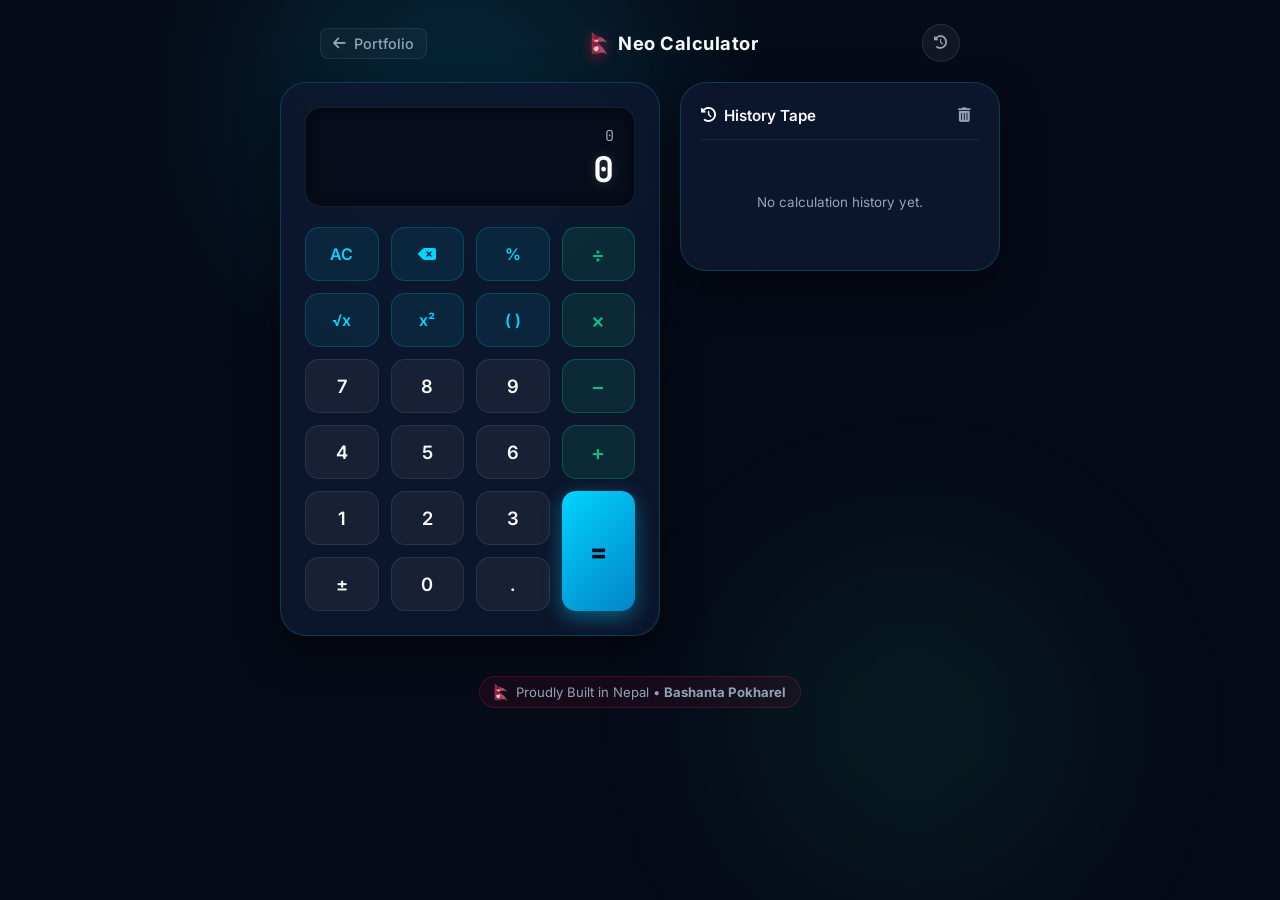
<file: calculator/index.html>
<!DOCTYPE html>
<html lang="en">
<head>
  <meta charset="UTF-8" />
  <meta name="viewport" content="width=device-width, initial-scale=1.0" />
  <title>Neo Calculator | Bashanta Pokharel</title>
  <link rel="preconnect" href="https://fonts.googleapis.com" />
  <link rel="preconnect" href="https://fonts.gstatic.com" crossorigin />
  <link href="https://fonts.googleapis.com/css2?family=Inter:wght@400;500;600;700&family=JetBrains+Mono:wght@500;700;800&display=swap" rel="stylesheet" />
  <link rel="stylesheet" href="https://cdnjs.cloudflare.com/ajax/libs/font-awesome/6.4.0/css/all.min.css" />
  <link rel="stylesheet" href="style.css" />
</head>
<body>
  <div class="bg-orb orb-1"></div>
  <div class="bg-orb orb-2"></div>

  <header class="app-header">
    <a href="../index.html" class="back-link">
      <i class="fa-solid fa-arrow-left"></i>
      <span>Portfolio</span>
    </a>
    <div class="app-title">
      <img src="../assets/nepal-flag.gif" alt="Nepal Flag" class="nepal-flag-badge" />
      <span>Neo Calculator</span>
    </div>
    <button class="history-toggle-btn" id="history-toggle" title="Toggle Calculation History" aria-label="Toggle History">
      <i class="fa-solid fa-clock-rotate-left"></i>
    </button>
  </header>

  <main class="calc-wrapper">
    <div class="calc-card">
      <!-- Calculator Display -->
      <div class="calc-display">
        <div class="calc-expression" id="calc-expression">0</div>
        <div class="calc-current" id="calc-current">0</div>
      </div>

      <!-- Calculator Keypad Grid -->
      <div class="calc-grid">
        <!-- Row 1: Memory / Special -->
        <button class="btn btn-func" data-action="clear" title="Clear (Escape)">AC</button>
        <button class="btn btn-func" data-action="delete" title="Backspace"><i class="fa-solid fa-delete-left"></i></button>
        <button class="btn btn-func" data-action="percent" title="Percentage">%</button>
        <button class="btn btn-op" data-action="op" data-val="/" title="Divide">&divide;</button>

        <!-- Row 2 -->
        <button class="btn btn-func" data-action="sqrt" title="Square Root">&radic;x</button>
        <button class="btn btn-func" data-action="power" title="Power">x&sup2;</button>
        <button class="btn btn-func" data-action="bracket" title="Parentheses">( )</button>
        <button class="btn btn-op" data-action="op" data-val="*" title="Multiply">&times;</button>

        <!-- Row 3: Numbers 7, 8, 9 & Minus -->
        <button class="btn btn-num" data-val="7">7</button>
        <button class="btn btn-num" data-val="8">8</button>
        <button class="btn btn-num" data-val="9">9</button>
        <button class="btn btn-op" data-action="op" data-val="-" title="Subtract">&minus;</button>

        <!-- Row 4: Numbers 4, 5, 6 & Plus -->
        <button class="btn btn-num" data-val="4">4</button>
        <button class="btn btn-num" data-val="5">5</button>
        <button class="btn btn-num" data-val="6">6</button>
        <button class="btn btn-op" data-action="op" data-val="+" title="Add">&#43;</button>

        <!-- Row 5: Numbers 1, 2, 3 & Equal span -->
        <button class="btn btn-num" data-val="1">1</button>
        <button class="btn btn-num" data-val="2">2</button>
        <button class="btn btn-num" data-val="3">3</button>
        <button class="btn btn-equal" data-action="equals" title="Calculate (Enter)">=</button>

        <!-- Row 6: Sign, 0, Dot -->
        <button class="btn btn-num" data-action="negate" title="Toggle Positive/Negative">&plusmn;</button>
        <button class="btn btn-num" data-val="0">0</button>
        <button class="btn btn-num" data-val="." title="Decimal">.</button>
      </div>
    </div>

    <!-- History Panel Overlay / Drawer -->
    <aside class="history-panel" id="history-panel">
      <div class="history-header">
        <h3><i class="fa-solid fa-clock-rotate-left"></i> History Tape</h3>
        <button class="clear-history-btn" id="clear-history" title="Clear History">
          <i class="fa-solid fa-trash-can"></i>
        </button>
      </div>
      <div class="history-list" id="history-list">
        <div class="empty-history">No calculation history yet.</div>
      </div>
    </aside>
  </main>

  <!-- Crafted in Nepal Badge -->
  <div class="crafted-badge">
    <img src="../assets/nepal-flag.gif" alt="Nepal" class="footer-flag-icon" />
    <span>Proudly Built in Nepal &bull; <strong>Bashanta Pokharel</strong></span>
  </div>

  <script src="script.js"></script>
</body>
</html>
</file>
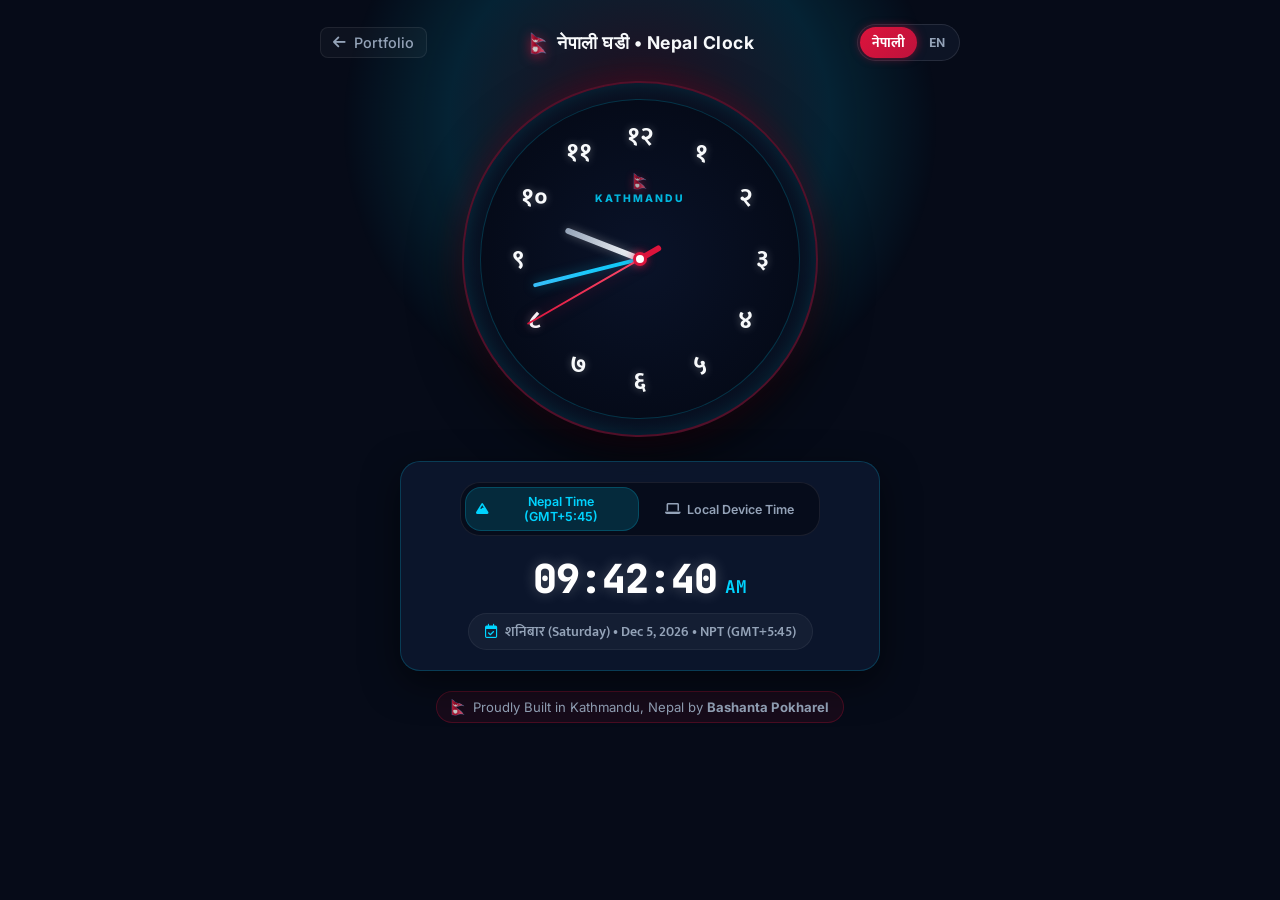
<file: clock/index.html>
<!DOCTYPE html>
<html lang="en">
<head>
  <meta charset="UTF-8" />
  <meta name="viewport" content="width=device-width, initial-scale=1.0" />
  <title>Nepal Standard Time Clock | Bashanta Pokharel</title>
  <link rel="preconnect" href="https://fonts.googleapis.com" />
  <link rel="preconnect" href="https://fonts.gstatic.com" crossorigin />
  <link href="https://fonts.googleapis.com/css2?family=Inter:wght@400;500;600;700;800&family=JetBrains+Mono:wght@500;700;800&family=Mukta:wght@500;700;800&display=swap" rel="stylesheet" />
  <link rel="stylesheet" href="https://cdnjs.cloudflare.com/ajax/libs/font-awesome/6.4.0/css/all.min.css" />
  <link rel="stylesheet" href="style.css" />
</head>
<body>
  <div class="bg-glow"></div>

  <header class="app-header">
    <a href="../index.html" class="back-link">
      <i class="fa-solid fa-arrow-left"></i>
      <span>Portfolio</span>
    </a>
    
    <div class="app-title">
      <span class="flag-icon-wrap">
        <img src="../assets/nepal-flag.gif" alt="Nepal Flag" class="nepal-flag-img" />
      </span>
      <span>नेपाली घडी &bull; Nepal Clock</span>
    </div>

    <!-- Numeral Toggle (Nepali Devanagari vs English Roman) -->
    <div class="toggle-pill-group">
      <button class="toggle-pill active" id="btn-num-nep" title="Devanagari Numerals">नेपाली</button>
      <button class="toggle-pill" id="btn-num-eng" title="English Numbers">EN</button>
    </div>
  </header>

  <main class="clock-wrapper">
    <!-- Analog Clock Dial -->
    <div class="clock-housing">
      <div class="clock-dial" id="clock-dial">
        <!-- Center Emblem / Nepal Crest Accent -->
        <div class="dial-emblem">
          <img src="../assets/nepal-flag.gif" alt="Nepal" class="dial-flag-mini" />
          <span class="dial-tz-label">KATHMANDU</span>
        </div>

        <!-- Numerals (Injected / Styled) -->
        <label style="--i: 1"><span class="numeral">१</span></label>
        <label style="--i: 2"><span class="numeral">२</span></label>
        <label style="--i: 3"><span class="numeral">३</span></label>
        <label style="--i: 4"><span class="numeral">४</span></label>
        <label style="--i: 5"><span class="numeral">५</span></label>
        <label style="--i: 6"><span class="numeral">६</span></label>
        <label style="--i: 7"><span class="numeral">७</span></label>
        <label style="--i: 8"><span class="numeral">८</span></label>
        <label style="--i: 9"><span class="numeral">९</span></label>
        <label style="--i: 10"><span class="numeral">१०</span></label>
        <label style="--i: 11"><span class="numeral">११</span></label>
        <label style="--i: 12"><span class="numeral">१२</span></label>

        <!-- Analog Hands -->
        <div class="clock-center-dot"></div>
        <div class="hand hour" id="hour-hand"></div>
        <div class="hand minute" id="minute-hand"></div>
        <div class="hand second" id="second-hand"></div>
      </div>
    </div>

    <!-- Digital & Timezone Info Card -->
    <div class="time-info-card">
      <div class="tz-mode-selector">
        <button class="tz-tab active" id="tab-npt" data-tz="npt">
          <i class="fa-solid fa-mountain"></i> Nepal Time (GMT+5:45)
        </button>
        <button class="tz-tab" id="tab-local" data-tz="local">
          <i class="fa-solid fa-laptop"></i> Local Device Time
        </button>
      </div>

      <div class="digital-time-display">
        <div class="digital-main" id="digital-clock">00:00:00</div>
        <div class="digital-ampm" id="digital-ampm">AM</div>
      </div>

      <div class="nepali-date-strip" id="nepali-date">
        <i class="fa-regular fa-calendar-check text-cyan"></i>
        <span id="date-string">Loading Nepal Standard Time...</span>
      </div>
    </div>

    <!-- Crafted in Nepal Badge -->
    <div class="crafted-badge">
      <img src="../assets/nepal-flag.gif" alt="Nepal" class="footer-flag-icon" />
      <span>Proudly Built in Kathmandu, Nepal by <strong>Bashanta Pokharel</strong></span>
    </div>
  </main>

  <script src="script.js"></script>
</body>
</html>
</file>
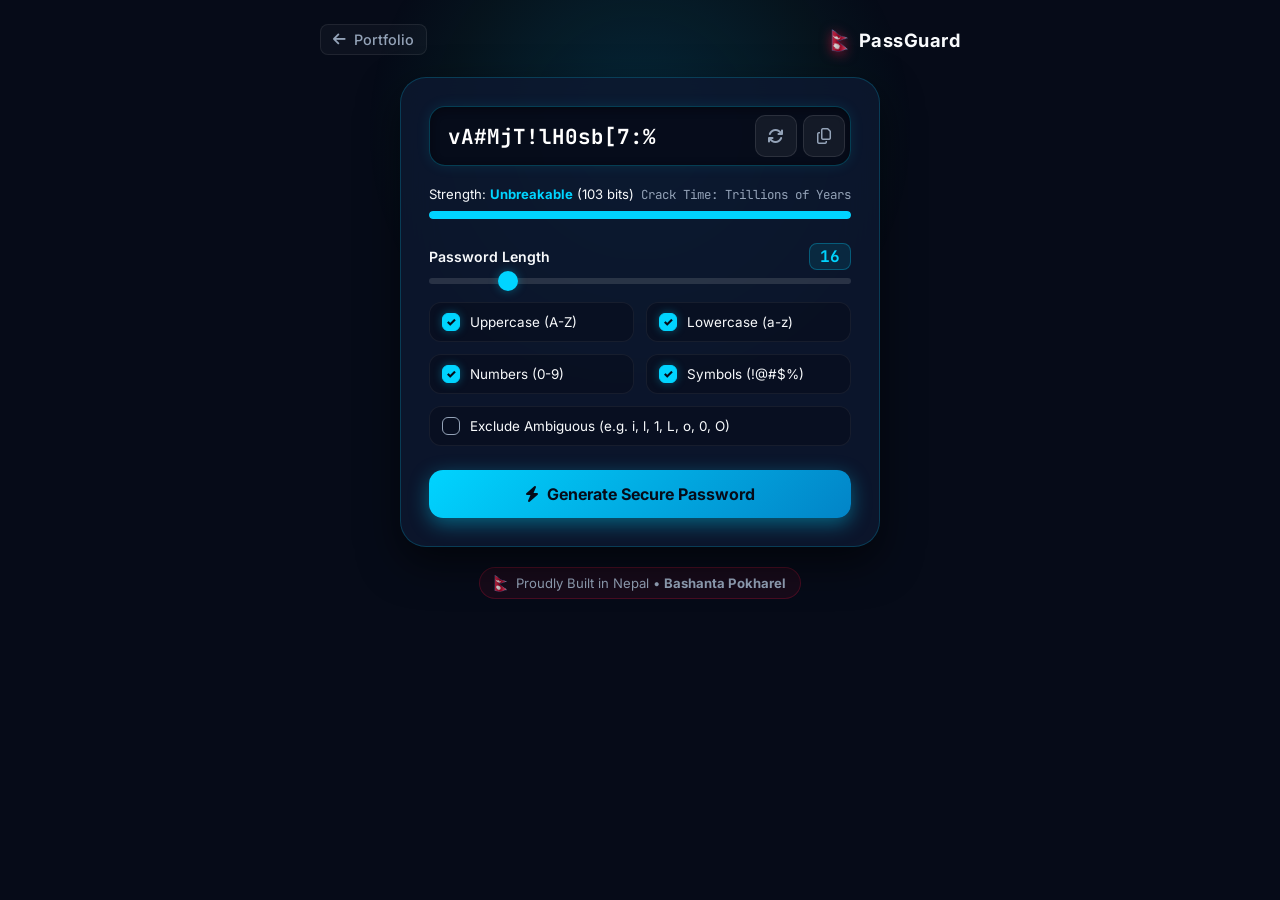
<file: password-generator/index.html>
<!DOCTYPE html>
<html lang="en">
<head>
  <meta charset="UTF-8" />
  <meta name="viewport" content="width=device-width, initial-scale=1.0" />
  <title>Cyber Password Vault & Generator | Bashanta Pokharel</title>
  <link rel="preconnect" href="https://fonts.googleapis.com" />
  <link rel="preconnect" href="https://fonts.gstatic.com" crossorigin />
  <link href="https://fonts.googleapis.com/css2?family=Inter:wght@400;500;600;700&family=JetBrains+Mono:wght@500;700;800&display=swap" rel="stylesheet" />
  <link rel="stylesheet" href="https://cdnjs.cloudflare.com/ajax/libs/font-awesome/6.4.0/css/all.min.css" />
  <link rel="stylesheet" href="style.css" />
</head>
<body>
  <div class="bg-glow"></div>

  <header class="app-header">
    <a href="../index.html" class="back-link">
      <i class="fa-solid fa-arrow-left"></i>
      <span>Portfolio</span>
    </a>
    <div class="app-title">
      <img src="../assets/nepal-flag.gif" alt="Nepal Flag" class="nepal-flag-badge" />
      <span>PassGuard</span>
    </div>
  </header>

  <main class="vault-wrapper">
    <div class="vault-card">
      <!-- Output Field -->
      <div class="password-output-box">
        <input type="text" id="password-display" readonly value="P@ssw0rd123!#" aria-label="Generated Password" />
        <div class="output-actions">
          <button class="icon-btn" id="regenerate-btn" title="Generate New (Space)">
            <i class="fa-solid fa-arrows-rotate"></i>
          </button>
          <button class="icon-btn copy-btn" id="copy-btn" title="Copy to Clipboard">
            <i class="fa-regular fa-copy"></i>
          </button>
        </div>
      </div>

      <!-- Strength & Entropy Meter -->
      <div class="strength-meter-section">
        <div class="strength-labels">
          <span class="entropy-score" id="entropy-text">Strength: <strong>Strong</strong></span>
          <span class="crack-time" id="crack-time">Crack Time: ~800 Years</span>
        </div>
        <div class="strength-bar-bg">
          <div class="strength-bar-fill" id="strength-fill"></div>
        </div>
      </div>

      <!-- Customization Controls -->
      <div class="controls-section">
        <!-- Length Slider -->
        <div class="slider-group">
          <div class="slider-header">
            <label for="length-slider">Password Length</label>
            <span class="length-badge" id="length-display">16</span>
          </div>
          <input type="range" id="length-slider" min="6" max="64" value="16" />
        </div>

        <!-- Options Checkboxes -->
        <div class="options-grid">
          <label class="toggle-option">
            <input type="checkbox" id="chk-upper" checked />
            <span class="toggle-indicator"></span>
            <span>Uppercase (A-Z)</span>
          </label>
          <label class="toggle-option">
            <input type="checkbox" id="chk-lower" checked />
            <span class="toggle-indicator"></span>
            <span>Lowercase (a-z)</span>
          </label>
          <label class="toggle-option">
            <input type="checkbox" id="chk-numbers" checked />
            <span class="toggle-indicator"></span>
            <span>Numbers (0-9)</span>
          </label>
          <label class="toggle-option">
            <input type="checkbox" id="chk-symbols" checked />
            <span class="toggle-indicator"></span>
            <span>Symbols (!@#$%)</span>
          </label>
          <label class="toggle-option full-width">
            <input type="checkbox" id="chk-exclude-similar" />
            <span class="toggle-indicator"></span>
            <span>Exclude Ambiguous (e.g. i, l, 1, L, o, 0, O)</span>
          </label>
        </div>

        <button class="generate-btn" id="main-generate-btn">
          <i class="fa-solid fa-bolt"></i> Generate Secure Password
        </button>
      </div>

      <!-- Toast Notification -->
      <div class="toast" id="copy-toast">
        <i class="fa-solid fa-circle-check"></i> Copied password to clipboard!
      </div>
    </div>

    <!-- Crafted in Nepal Badge -->
    <div class="crafted-badge">
      <img src="../assets/nepal-flag.gif" alt="Nepal" class="footer-flag-icon" />
      <span>Proudly Built in Nepal &bull; <strong>Bashanta Pokharel</strong></span>
    </div>
  </main>

  <script src="script.js"></script>
</body>
</html>
</file>
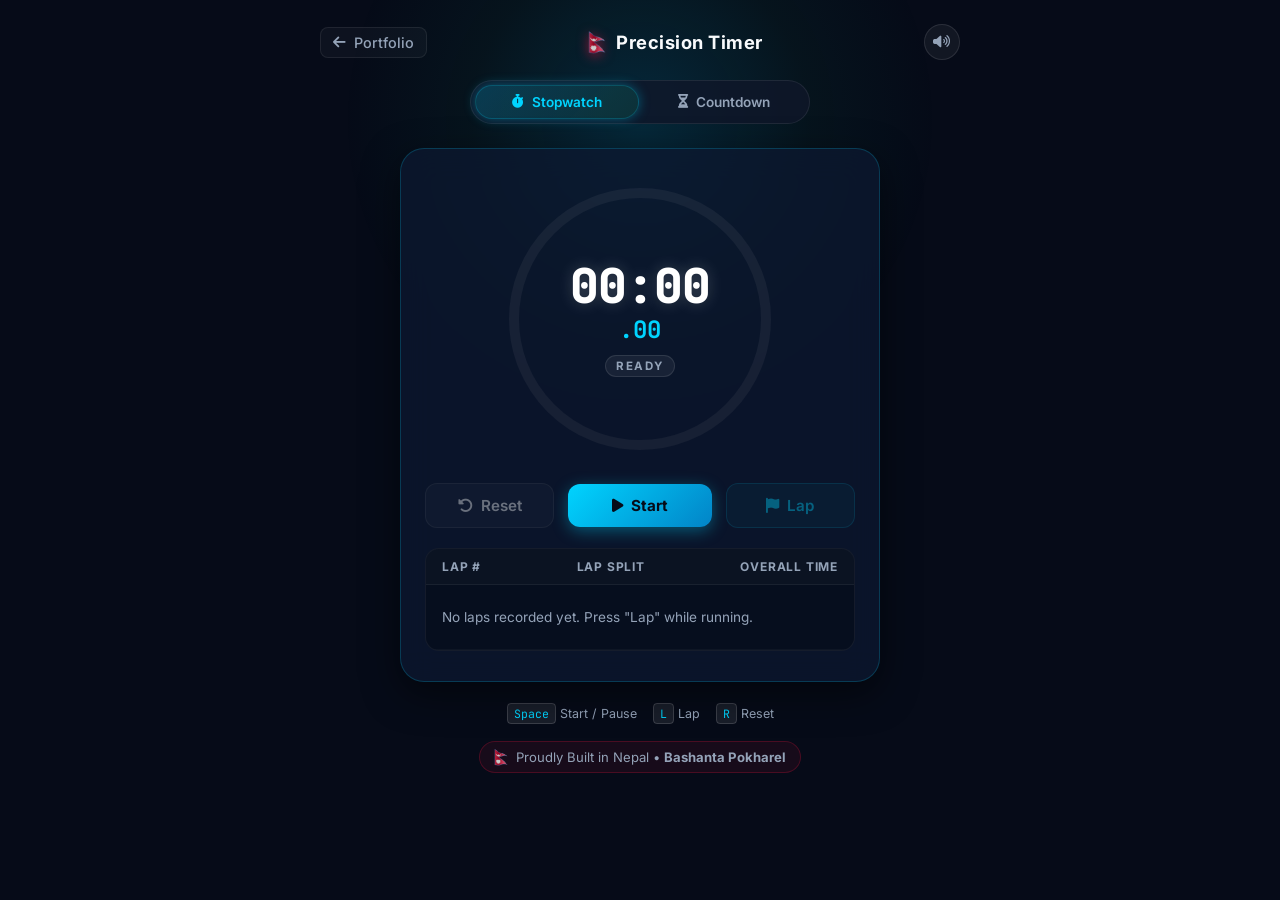
<file: stopwatch/index.html>
<!DOCTYPE html>
<html lang="en">
<head>
  <meta charset="UTF-8" />
  <meta name="viewport" content="width=device-width, initial-scale=1.0" />
  <title>Precision Stopwatch & Timer | Bashanta Pokharel</title>
  <link rel="preconnect" href="https://fonts.googleapis.com" />
  <link rel="preconnect" href="https://fonts.gstatic.com" crossorigin />
  <link href="https://fonts.googleapis.com/css2?family=Inter:wght@400;500;600;700&family=JetBrains+Mono:wght@500;700;800&display=swap" rel="stylesheet" />
  <link rel="stylesheet" href="https://cdnjs.cloudflare.com/ajax/libs/font-awesome/6.4.0/css/all.min.css" />
  <link rel="stylesheet" href="style.css" />
</head>
<body>
  <div class="background-glow"></div>

  <header class="app-header">
    <a href="../index.html" class="back-link">
      <i class="fa-solid fa-arrow-left"></i>
      <span>Portfolio</span>
    </a>
    <div class="app-title">
      <img src="../assets/nepal-flag.gif" alt="Nepal Flag" class="nepal-flag-badge" />
      <span>Precision Timer</span>
    </div>
    <button class="sound-chip" id="sound-toggle" title="Toggle Audio Ticks" aria-label="Toggle Sound">
      <i class="fa-solid fa-volume-high"></i>
    </button>
  </header>

  <main class="app-container">
    <!-- Mode Switcher -->
    <div class="mode-switcher">
      <button class="mode-btn active" id="tab-stopwatch" data-mode="stopwatch">
        <i class="fa-solid fa-stopwatch"></i> Stopwatch
      </button>
      <button class="mode-btn" id="tab-timer" data-mode="timer">
        <i class="fa-solid fa-hourglass-half"></i> Countdown
      </button>
    </div>

    <!-- Stopwatch View -->
    <div class="timer-card" id="stopwatch-view">
      <div class="display-ring">
        <svg class="progress-ring" width="280" height="280" viewBox="0 0 280 280">
          <circle class="progress-ring-bg" cx="140" cy="140" r="126" />
          <circle class="progress-ring-circle" id="stopwatch-circle" cx="140" cy="140" r="126" />
        </svg>
        <div class="time-display-content">
          <div class="time-main">
            <span id="sw-min">00</span>:<span id="sw-sec">00</span>
          </div>
          <div class="time-millis">.<span id="sw-ms">00</span></div>
          <div class="status-badge" id="sw-status">READY</div>
        </div>
      </div>

      <div class="control-actions">
        <button class="action-btn btn-secondary" id="sw-reset-btn" disabled>
          <i class="fa-solid fa-rotate-left"></i> Reset
        </button>
        <button class="action-btn btn-primary" id="sw-start-btn">
          <i class="fa-solid fa-play"></i> Start
        </button>
        <button class="action-btn btn-accent" id="sw-lap-btn" disabled>
          <i class="fa-solid fa-flag"></i> Lap
        </button>
      </div>

      <!-- Lap Records -->
      <div class="laps-container" id="laps-container">
        <div class="laps-header">
          <span>Lap #</span>
          <span>Lap Split</span>
          <span>Overall Time</span>
        </div>
        <ul class="laps-list" id="laps-list">
          <li class="empty-laps">No laps recorded yet. Press "Lap" while running.</li>
        </ul>
      </div>
    </div>

    <!-- Countdown Timer View -->
    <div class="timer-card hidden" id="timer-view">
      <div class="timer-input-group" id="timer-inputs">
        <div class="input-block">
          <input type="number" id="input-hours" min="0" max="99" value="0" placeholder="00" />
          <label>Hours</label>
        </div>
        <span class="colon">:</span>
        <div class="input-block">
          <input type="number" id="input-minutes" min="0" max="59" value="5" placeholder="05" />
          <label>Minutes</label>
        </div>
        <span class="colon">:</span>
        <div class="input-block">
          <input type="number" id="input-seconds" min="0" max="59" value="0" placeholder="00" />
          <label>Seconds</label>
        </div>
      </div>

      <!-- Quick Preset Buttons -->
      <div class="timer-presets">
        <button class="preset-btn" data-sec="60">+1m</button>
        <button class="preset-btn" data-sec="300">+5m</button>
        <button class="preset-btn" data-sec="600">+10m</button>
        <button class="preset-btn" data-sec="1500">+25m (Pomodoro)</button>
      </div>

      <div class="display-ring" id="cd-display-ring">
        <svg class="progress-ring" width="280" height="280" viewBox="0 0 280 280">
          <circle class="progress-ring-bg" cx="140" cy="140" r="126" />
          <circle class="progress-ring-circle timer-circle" id="timer-circle" cx="140" cy="140" r="126" />
        </svg>
        <div class="time-display-content">
          <div class="time-main timer-digits">
            <span id="cd-hrs">00</span>:<span id="cd-min">05</span>:<span id="cd-sec">00</span>
          </div>
          <div class="status-badge" id="cd-status">SET TIME</div>
        </div>
      </div>

      <div class="control-actions">
        <button class="action-btn btn-secondary" id="cd-reset-btn">
          <i class="fa-solid fa-rotate-left"></i> Reset
        </button>
        <button class="action-btn btn-primary" id="cd-start-btn">
          <i class="fa-solid fa-play"></i> Start
        </button>
      </div>
    </div>

    <!-- Keyboard Shortcuts Legend -->
    <div class="shortcuts-legend">
      <span><kbd>Space</kbd> Start / Pause</span>
      <span><kbd>L</kbd> Lap</span>
      <span><kbd>R</kbd> Reset</span>
    </div>

    <!-- Crafted in Nepal Badge -->
    <div class="crafted-badge">
      <img src="../assets/nepal-flag.gif" alt="Nepal" class="footer-flag-icon" />
      <span>Proudly Built in Nepal &bull; <strong>Bashanta Pokharel</strong></span>
    </div>
  </main>

  <script src="script.js"></script>
</body>
</html>
</file>
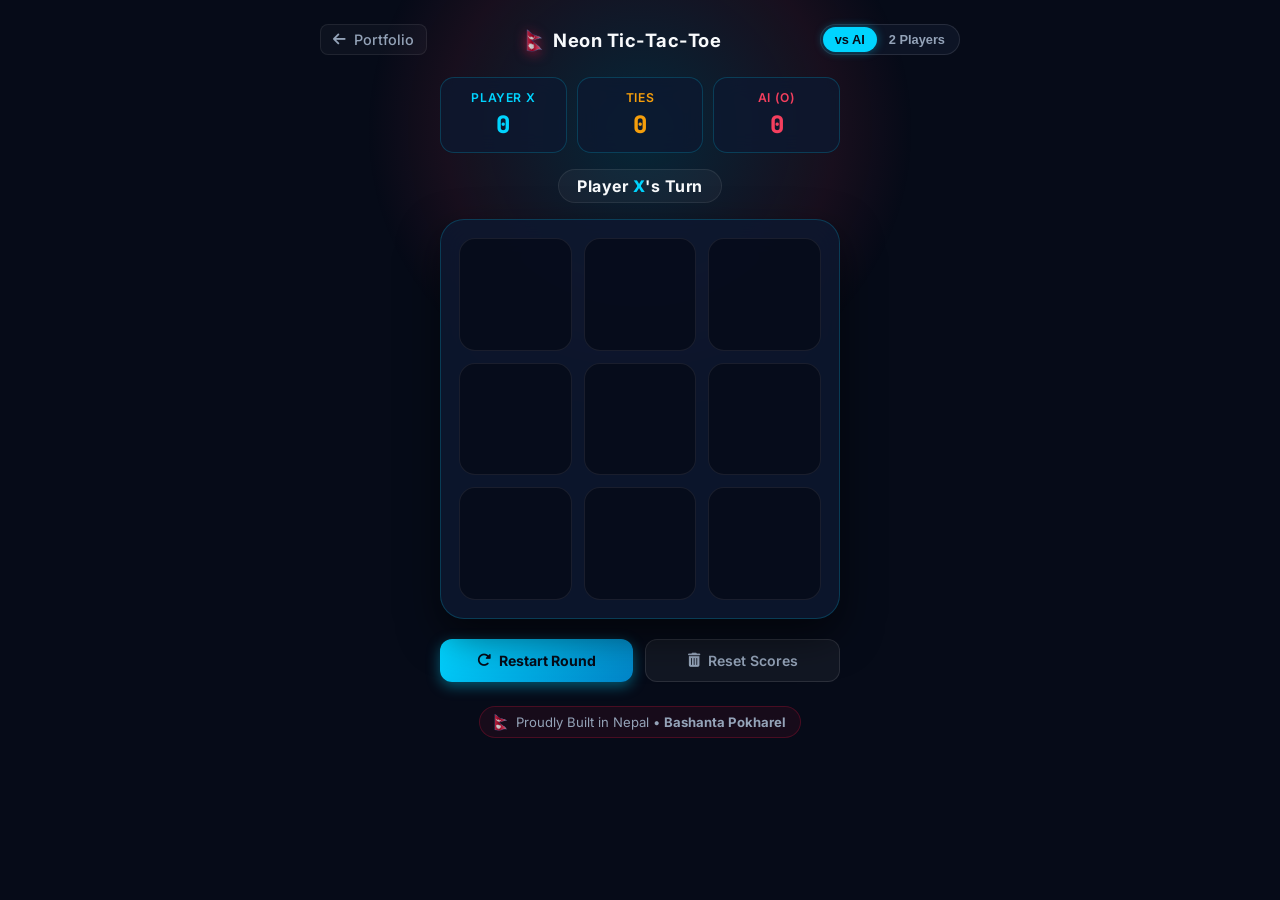
<file: tictactoe/index.html>
<!DOCTYPE html>
<html lang="en">
<head>
  <meta charset="UTF-8" />
  <meta name="viewport" content="width=device-width, initial-scale=1.0" />
  <title>Neon Tic-Tac-Toe | Bashanta Pokharel</title>
  <link rel="preconnect" href="https://fonts.googleapis.com" />
  <link rel="preconnect" href="https://fonts.gstatic.com" crossorigin />
  <link href="https://fonts.googleapis.com/css2?family=Inter:wght@400;500;600;700;800&family=JetBrains+Mono:wght@500;700;800&display=swap" rel="stylesheet" />
  <link rel="stylesheet" href="https://cdnjs.cloudflare.com/ajax/libs/font-awesome/6.4.0/css/all.min.css" />
  <link rel="stylesheet" href="style.css" />
</head>
<body>
  <div class="bg-glow"></div>

  <header class="app-header">
    <a href="../index.html" class="back-link">
      <i class="fa-solid fa-arrow-left"></i>
      <span>Portfolio</span>
    </a>
    <div class="app-title">
      <img src="../assets/nepal-flag.gif" alt="Nepal Flag" class="nepal-flag-badge" />
      <span>Neon Tic-Tac-Toe</span>
    </div>
    <div class="mode-pills">
      <button class="mode-pill active" id="mode-ai" title="Play vs Unbeatable AI">vs AI</button>
      <button class="mode-pill" id="mode-pvp" title="Play 2 Players Locally">2 Players</button>
    </div>
  </header>

  <main class="game-wrapper">
    <!-- Scoreboard -->
    <div class="score-card">
      <div class="score-item x-score">
        <span class="player-label">Player X</span>
        <strong class="score-num" id="score-x">0</strong>
      </div>
      <div class="score-item ties-score">
        <span class="player-label">Ties</span>
        <strong class="score-num" id="score-ties">0</strong>
      </div>
      <div class="score-item o-score">
        <span class="player-label" id="o-player-label">AI (O)</span>
        <strong class="score-num" id="score-o">0</strong>
      </div>
    </div>

    <!-- Status Banner -->
    <div class="turn-status" id="turn-status">
      Player <span class="highlight-x">X</span>'s Turn
    </div>

    <!-- Game Board -->
    <div class="board-card">
      <div class="game-board" id="game-board">
        <button class="cell" data-index="0" aria-label="Cell 1"></button>
        <button class="cell" data-index="1" aria-label="Cell 2"></button>
        <button class="cell" data-index="2" aria-label="Cell 3"></button>
        <button class="cell" data-index="3" aria-label="Cell 4"></button>
        <button class="cell" data-index="4" aria-label="Cell 5"></button>
        <button class="cell" data-index="5" aria-label="Cell 6"></button>
        <button class="cell" data-index="6" aria-label="Cell 7"></button>
        <button class="cell" data-index="7" aria-label="Cell 8"></button>
        <button class="cell" data-index="8" aria-label="Cell 9"></button>
      </div>
    </div>

    <!-- Game Actions -->
    <div class="actions-row">
      <button class="btn btn-restart" id="restart-btn">
        <i class="fa-solid fa-rotate-right"></i> Restart Round
      </button>
      <button class="btn btn-reset-scores" id="reset-scores-btn">
        <i class="fa-solid fa-trash-can"></i> Reset Scores
      </button>
    </div>

    <!-- Crafted in Nepal Badge -->
    <div class="crafted-badge">
      <img src="../assets/nepal-flag.gif" alt="Nepal" class="footer-flag-icon" />
      <span>Proudly Built in Nepal &bull; <strong>Bashanta Pokharel</strong></span>
    </div>
  </main>

  <script src="script.js"></script>
</body>
</html>
</file>
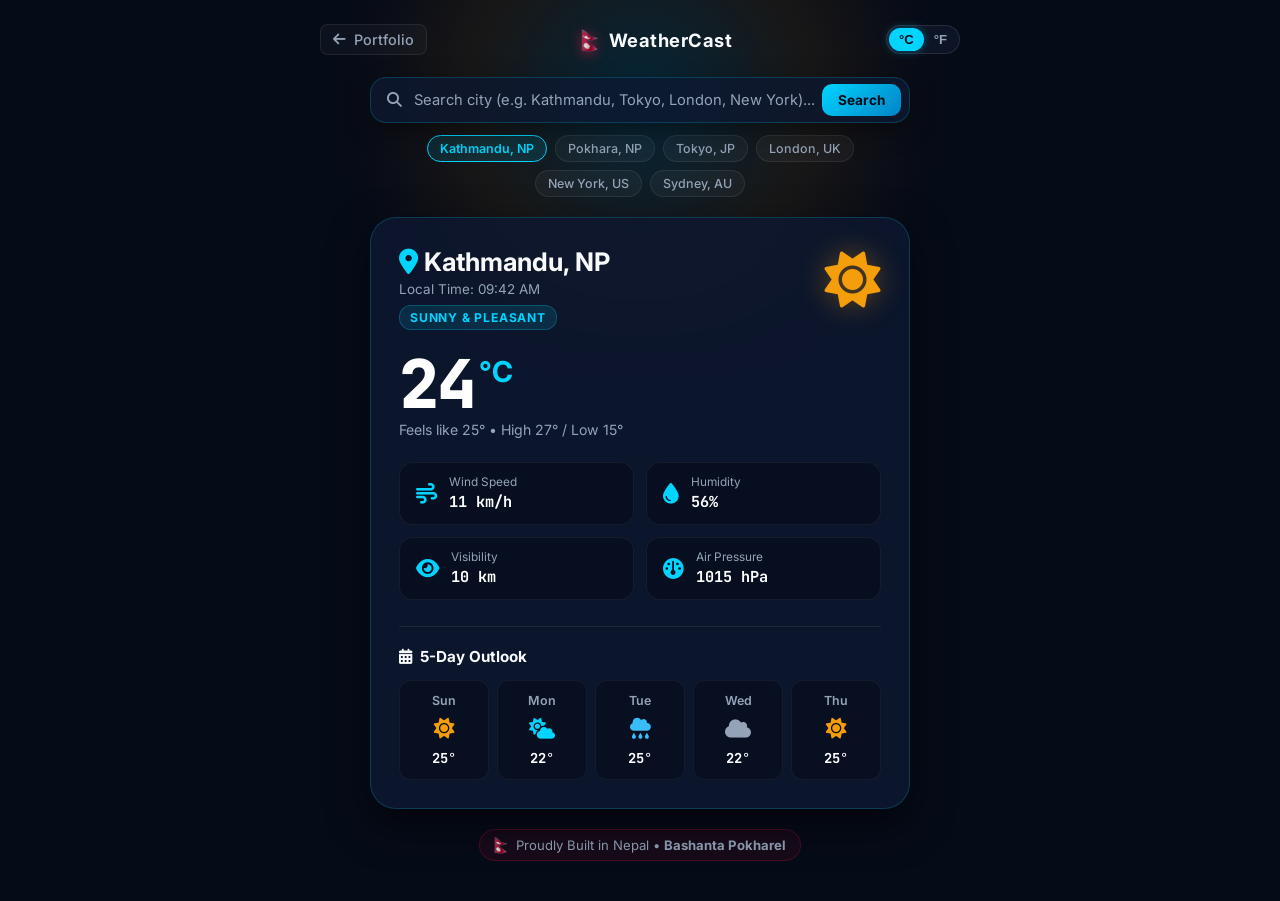
<file: weather/index.html>
<!DOCTYPE html>
<html lang="en">
<head>
  <meta charset="UTF-8" />
  <meta name="viewport" content="width=device-width, initial-scale=1.0" />
  <title>Weather Dashboard | Bashanta Pokharel</title>
  <link rel="preconnect" href="https://fonts.googleapis.com" />
  <link rel="preconnect" href="https://fonts.gstatic.com" crossorigin />
  <link href="https://fonts.googleapis.com/css2?family=Inter:wght@400;500;600;700;800&family=JetBrains+Mono:wght@500;700&display=swap" rel="stylesheet" />
  <link rel="stylesheet" href="https://cdnjs.cloudflare.com/ajax/libs/font-awesome/6.4.0/css/all.min.css" />
  <link rel="stylesheet" href="style.css" />
</head>
<body>
  <div class="bg-glow"></div>

  <header class="app-header">
    <a href="../index.html" class="back-link">
      <i class="fa-solid fa-arrow-left"></i>
      <span>Portfolio</span>
    </a>
    <div class="app-title">
      <img src="../assets/nepal-flag.gif" alt="Nepal Flag" class="nepal-flag-badge" />
      <span>WeatherCast</span>
    </div>
    <div class="unit-toggle" id="unit-toggle" title="Switch Celsius / Fahrenheit">
      <button class="unit-btn active" id="btn-c">&deg;C</button>
      <button class="unit-btn" id="btn-f">&deg;F</button>
    </div>
  </header>

  <main class="app-wrapper">
    <!-- Search Bar -->
    <form class="search-box" id="search-form">
      <i class="fa-solid fa-magnifying-glass search-icon"></i>
      <input type="text" id="city-input" placeholder="Search city (e.g. Kathmandu, Tokyo, London, New York)..." autocomplete="off" />
      <button type="submit" class="search-submit-btn">Search</button>
    </form>

    <!-- Quick City Pills -->
    <div class="quick-cities">
      <button type="button" class="city-pill active" data-city="Kathmandu">Kathmandu, NP</button>
      <button type="button" class="city-pill" data-city="Pokhara">Pokhara, NP</button>
      <button type="button" class="city-pill" data-city="Tokyo">Tokyo, JP</button>
      <button type="button" class="city-pill" data-city="London">London, UK</button>
      <button type="button" class="city-pill" data-city="New York">New York, US</button>
      <button type="button" class="city-pill" data-city="Sydney">Sydney, AU</button>
    </div>

    <!-- Main Weather Card -->
    <div class="weather-card" id="weather-card">
      <div class="weather-top">
        <div class="location-info">
          <h2 id="city-name"><i class="fa-solid fa-location-dot text-cyan"></i> Kathmandu</h2>
          <p id="local-time">Local Time: --:--</p>
          <span class="weather-badge" id="condition-badge">Sunny & Clear</span>
        </div>
        <div class="weather-icon-wrap" id="weather-icon-wrap">
          <i class="fa-solid fa-sun" id="weather-icon"></i>
        </div>
      </div>

      <div class="temp-display">
        <span class="temp-num" id="temp-val">24</span>
        <span class="temp-unit" id="temp-unit-symbol">&deg;C</span>
      </div>
      <p class="feels-like">Feels like <span id="feels-val">25</span>&deg; &bull; High <span id="high-val">26</span>&deg; / Low <span id="low-val">16</span>&deg;</p>

      <!-- Key Weather Metrics Grid -->
      <div class="metrics-grid">
        <div class="metric-box">
          <i class="fa-solid fa-wind metric-icon"></i>
          <div>
            <span class="metric-label">Wind Speed</span>
            <strong class="metric-val" id="wind-val">12 km/h</strong>
          </div>
        </div>
        <div class="metric-box">
          <i class="fa-solid fa-droplet metric-icon"></i>
          <div>
            <span class="metric-label">Humidity</span>
            <strong class="metric-val" id="humidity-val">58%</strong>
          </div>
        </div>
        <div class="metric-box">
          <i class="fa-solid fa-eye metric-icon"></i>
          <div>
            <span class="metric-label">Visibility</span>
            <strong class="metric-val" id="vis-val">10 km</strong>
          </div>
        </div>
        <div class="metric-box">
          <i class="fa-solid fa-gauge metric-icon"></i>
          <div>
            <span class="metric-label">Air Pressure</span>
            <strong class="metric-val" id="pressure-val">1014 hPa</strong>
          </div>
        </div>
      </div>

      <!-- 5-Day Forecast Strip -->
      <div class="forecast-section">
        <h3><i class="fa-solid fa-calendar-days"></i> 5-Day Outlook</h3>
        <div class="forecast-grid" id="forecast-grid">
          <!-- Dynamic Days Injected by JS -->
        </div>
      </div>
    </div>

    <!-- Crafted in Nepal Badge -->
    <div class="crafted-badge">
      <img src="../assets/nepal-flag.gif" alt="Nepal" class="footer-flag-icon" />
      <span>Proudly Built in Nepal &bull; <strong>Bashanta Pokharel</strong></span>
    </div>
  </main>

  <script src="script.js"></script>
</body>
</html>
</file>
<file: calculator/style.css>
:root {
  --bg-main: #060b18;
  --bg-card: rgba(13, 24, 48, 0.85);
  --border-card: rgba(0, 212, 255, 0.2);
  --cyan: #00d4ff;
  --cyan-glow: rgba(0, 212, 255, 0.35);
  --emerald: #10b981;
  --emerald-glow: rgba(16, 185, 129, 0.35);
  --crimson: #f43f5e;
  --text-main: #f8fafc;
  --text-muted: #94a3b8;
  --font-sans: 'Inter', -apple-system, BlinkMacSystemFont, sans-serif;
  --font-mono: 'JetBrains Mono', monospace;
}

* {
  margin: 0;
  padding: 0;
  box-sizing: border-box;
}

body {
  background-color: var(--bg-main);
  color: var(--text-main);
  font-family: var(--font-sans);
  min-height: 100vh;
  display: flex;
  flex-direction: column;
  align-items: center;
  position: relative;
  overflow-x: hidden;
}

.bg-orb {
  position: fixed;
  border-radius: 50%;
  pointer-events: none;
  z-index: 0;
  filter: blur(80px);
}

.orb-1 {
  top: -100px;
  left: 20%;
  width: 400px;
  height: 400px;
  background: rgba(0, 212, 255, 0.12);
}

.orb-2 {
  bottom: 0;
  right: 15%;
  width: 350px;
  height: 350px;
  background: rgba(16, 185, 129, 0.08);
}

.text-cyan {
  color: var(--cyan);
}

/* Header */
.app-header {
  width: 100%;
  max-width: 680px;
  padding: 24px 20px 10px;
  display: flex;
  align-items: center;
  justify-content: space-between;
  z-index: 10;
}

.back-link {
  display: inline-flex;
  align-items: center;
  gap: 8px;
  color: var(--text-muted);
  text-decoration: none;
  font-size: 0.9rem;
  font-weight: 500;
  padding: 6px 12px;
  border-radius: 8px;
  border: 1px solid rgba(255, 255, 255, 0.08);
  background: rgba(255, 255, 255, 0.03);
  transition: all 0.2s ease;
}

.back-link:hover {
  color: var(--cyan);
  border-color: var(--cyan);
  background: rgba(0, 212, 255, 0.08);
  transform: translateX(-2px);
}

.app-title {
  display: flex;
  align-items: center;
  gap: 10px;
  font-size: 1.15rem;
  font-weight: 700;
  letter-spacing: 0.5px;
}

.nepal-flag-badge {
  height: 24px;
  width: auto;
  display: block;
  filter: drop-shadow(0 2px 6px rgba(220, 20, 60, 0.6));
}

.crafted-badge {
  display: inline-flex;
  align-items: center;
  gap: 8px;
  margin-bottom: 24px;
  font-size: 0.82rem;
  color: var(--text-muted);
  background: rgba(220, 20, 60, 0.08);
  border: 1px solid rgba(220, 20, 60, 0.25);
  padding: 6px 14px;
  border-radius: 20px;
}

.footer-flag-icon {
  height: 18px;
  width: auto;
  display: block;
}

.history-toggle-btn {
  background: rgba(255, 255, 255, 0.05);
  border: 1px solid rgba(255, 255, 255, 0.1);
  color: var(--text-muted);
  width: 38px;
  height: 38px;
  border-radius: 50%;
  display: flex;
  align-items: center;
  justify-content: center;
  cursor: pointer;
  transition: all 0.2s ease;
}

.history-toggle-btn:hover, .history-toggle-btn.active {
  color: var(--cyan);
  border-color: var(--cyan);
  box-shadow: 0 0 12px var(--cyan-glow);
}

/* Calculator Layout */
.calc-wrapper {
  width: 100%;
  max-width: 760px;
  padding: 10px 20px 40px;
  display: flex;
  gap: 20px;
  justify-content: center;
  align-items: flex-start;
  z-index: 10;
}

.calc-card {
  width: 100%;
  max-width: 380px;
  background: var(--bg-card);
  border: 1px solid var(--border-card);
  backdrop-filter: blur(18px);
  border-radius: 26px;
  padding: 24px;
  box-shadow: 0 16px 40px rgba(0, 0, 0, 0.55);
}

/* Display */
.calc-display {
  background: rgba(6, 11, 24, 0.85);
  border: 1px solid rgba(255, 255, 255, 0.08);
  border-radius: 16px;
  padding: 16px 20px;
  margin-bottom: 20px;
  text-align: right;
  display: flex;
  flex-direction: column;
  justify-content: flex-end;
  min-height: 100px;
  box-shadow: inset 0 2px 8px rgba(0, 0, 0, 0.4);
  word-break: break-all;
}

.calc-expression {
  font-family: var(--font-mono);
  font-size: 0.95rem;
  color: var(--text-muted);
  min-height: 22px;
  margin-bottom: 4px;
}

.calc-current {
  font-family: var(--font-mono);
  font-size: 2.2rem;
  font-weight: 700;
  color: #ffffff;
  line-height: 1.1;
  text-shadow: 0 0 12px rgba(255, 255, 255, 0.2);
}

/* Keypad Grid */
.calc-grid {
  display: grid;
  grid-template-columns: repeat(4, 1fr);
  gap: 12px;
}

.btn {
  font-family: var(--font-sans);
  font-size: 1.15rem;
  font-weight: 600;
  height: 54px;
  border-radius: 14px;
  border: none;
  cursor: pointer;
  display: flex;
  align-items: center;
  justify-content: center;
  transition: all 0.15s cubic-bezier(0.34, 1.56, 0.64, 1);
  user-select: none;
}

.btn:active {
  transform: scale(0.94);
}

/* Number buttons */
.btn-num {
  background: rgba(255, 255, 255, 0.05);
  border: 1px solid rgba(255, 255, 255, 0.08);
  color: #f8fafc;
}

.btn-num:hover {
  background: rgba(255, 255, 255, 0.12);
  border-color: rgba(255, 255, 255, 0.2);
  transform: translateY(-2px);
}

/* Function / memory buttons */
.btn-func {
  background: rgba(0, 212, 255, 0.08);
  border: 1px solid rgba(0, 212, 255, 0.2);
  color: var(--cyan);
  font-size: 1rem;
}

.btn-func:hover {
  background: rgba(0, 212, 255, 0.18);
  border-color: var(--cyan);
  transform: translateY(-2px);
  box-shadow: 0 0 10px var(--cyan-glow);
}

/* Operator buttons */
.btn-op {
  background: rgba(16, 185, 129, 0.12);
  border: 1px solid rgba(16, 185, 129, 0.3);
  color: var(--emerald);
  font-size: 1.3rem;
}

.btn-op:hover {
  background: rgba(16, 185, 129, 0.25);
  border-color: var(--emerald);
  transform: translateY(-2px);
  box-shadow: 0 0 10px var(--emerald-glow);
}

/* Equals button spans 2 rows */
.btn-equal {
  grid-row: span 2;
  height: 100%;
  min-height: 120px;
  background: linear-gradient(135deg, #00d4ff, #0284c7);
  color: #060b18;
  font-size: 1.6rem;
  font-weight: 800;
  border: none;
  box-shadow: 0 6px 20px rgba(0, 212, 255, 0.4);
}

.btn-equal:hover {
  transform: translateY(-2px);
  box-shadow: 0 8px 26px rgba(0, 212, 255, 0.6);
}

/* History Panel */
.history-panel {
  width: 100%;
  max-width: 320px;
  background: var(--bg-card);
  border: 1px solid var(--border-card);
  backdrop-filter: blur(18px);
  border-radius: 26px;
  padding: 20px;
  box-shadow: 0 16px 40px rgba(0, 0, 0, 0.55);
  display: flex;
  flex-direction: column;
  max-height: 520px;
}

.history-header {
  display: flex;
  align-items: center;
  justify-content: space-between;
  padding-bottom: 12px;
  border-bottom: 1px solid rgba(255, 255, 255, 0.08);
  margin-bottom: 14px;
}

.history-header h3 {
  font-size: 0.95rem;
  font-weight: 600;
  display: flex;
  align-items: center;
  gap: 8px;
  color: var(--text-main);
}

.clear-history-btn {
  background: transparent;
  border: none;
  color: var(--text-muted);
  cursor: pointer;
  font-size: 0.9rem;
  padding: 4px 8px;
  border-radius: 6px;
  transition: all 0.2s ease;
}

.clear-history-btn:hover {
  color: var(--crimson);
  background: rgba(244, 63, 94, 0.1);
}

.history-list {
  list-style: none;
  overflow-y: auto;
  flex: 1;
  display: flex;
  flex-direction: column;
  gap: 10px;
}

.history-item {
  background: rgba(6, 11, 24, 0.6);
  border: 1px solid rgba(255, 255, 255, 0.05);
  border-radius: 10px;
  padding: 10px 14px;
  cursor: pointer;
  transition: all 0.2s ease;
  text-align: right;
}

.history-item:hover {
  border-color: var(--cyan);
  background: rgba(0, 212, 255, 0.06);
  transform: translateX(-3px);
}

.history-expr {
  font-family: var(--font-mono);
  font-size: 0.78rem;
  color: var(--text-muted);
  margin-bottom: 2px;
}

.history-res {
  font-family: var(--font-mono);
  font-size: 1.1rem;
  font-weight: 700;
  color: var(--cyan);
}

.empty-history {
  text-align: center;
  color: var(--text-muted);
  font-size: 0.84rem;
  padding: 40px 10px;
}

/* Responsive */
@media (max-width: 720px) {
  .calc-wrapper {
    flex-direction: column;
    align-items: center;
  }
  .history-panel {
    max-width: 380px;
    display: none;
  }
  .history-panel.show-mobile {
    display: flex;
  }
}
</file>
<file: clock/style.css>
:root {
  --bg-main: #060b18;
  --bg-card: rgba(13, 24, 48, 0.85);
  --border-card: rgba(0, 212, 255, 0.2);
  --cyan: #00d4ff;
  --cyan-glow: rgba(0, 212, 255, 0.35);
  --crimson: #dc143c;
  --crimson-glow: rgba(220, 20, 60, 0.5);
  --emerald: #10b981;
  --text-main: #f8fafc;
  --text-muted: #94a3b8;
  --font-sans: 'Inter', sans-serif;
  --font-mono: 'JetBrains Mono', monospace;
  --font-nepali: 'Mukta', sans-serif;
}

* {
  margin: 0;
  padding: 0;
  box-sizing: border-box;
}

body {
  background-color: var(--bg-main);
  color: var(--text-main);
  font-family: var(--font-sans);
  min-height: 100vh;
  display: flex;
  flex-direction: column;
  align-items: center;
  position: relative;
  overflow-x: hidden;
}

.bg-glow {
  position: fixed;
  top: -150px;
  left: 50%;
  transform: translateX(-50%);
  width: 650px;
  height: 550px;
  background: radial-gradient(circle, rgba(220, 20, 60, 0.16) 0%, rgba(0, 212, 255, 0.12) 45%, transparent 70%);
  z-index: 0;
  pointer-events: none;
}

.text-cyan {
  color: var(--cyan);
}

/* Header */
.app-header {
  width: 100%;
  max-width: 680px;
  padding: 24px 20px 10px;
  display: flex;
  align-items: center;
  justify-content: space-between;
  z-index: 10;
}

.back-link {
  display: inline-flex;
  align-items: center;
  gap: 8px;
  color: var(--text-muted);
  text-decoration: none;
  font-size: 0.9rem;
  font-weight: 500;
  padding: 6px 12px;
  border-radius: 8px;
  border: 1px solid rgba(255, 255, 255, 0.08);
  background: rgba(255, 255, 255, 0.03);
  transition: all 0.2s ease;
}

.back-link:hover {
  color: var(--cyan);
  border-color: var(--cyan);
  background: rgba(0, 212, 255, 0.08);
  transform: translateX(-2px);
}

.app-title {
  display: flex;
  align-items: center;
  gap: 10px;
  font-size: 1.1rem;
  font-weight: 700;
  letter-spacing: 0.5px;
}

.flag-icon-wrap {
  display: inline-flex;
  align-items: center;
  filter: drop-shadow(0 2px 6px rgba(220, 20, 60, 0.6));
}

.nepal-flag-img {
  height: 24px;
  width: auto;
  display: block;
}

.toggle-pill-group {
  display: flex;
  background: rgba(15, 23, 42, 0.8);
  border: 1px solid rgba(255, 255, 255, 0.1);
  border-radius: 20px;
  padding: 2px;
}

.toggle-pill {
  background: transparent;
  border: none;
  color: var(--text-muted);
  font-family: var(--font-nepali);
  font-size: 0.86rem;
  font-weight: 700;
  padding: 4px 12px;
  border-radius: 16px;
  cursor: pointer;
  transition: all 0.2s ease;
}

.toggle-pill.active {
  background: linear-gradient(135deg, #dc143c, #be123c);
  color: #ffffff;
  box-shadow: 0 0 10px var(--crimson-glow);
}

/* Wrapper */
.clock-wrapper {
  width: 100%;
  max-width: 520px;
  padding: 10px 20px 40px;
  display: flex;
  flex-direction: column;
  align-items: center;
  z-index: 10;
}

/* Clock Dial Housing */
.clock-housing {
  padding: 16px;
  background: radial-gradient(circle, rgba(13, 24, 48, 0.9) 0%, rgba(6, 11, 24, 0.95) 100%);
  border: 2px solid rgba(220, 20, 60, 0.35);
  border-radius: 50%;
  box-shadow: 0 20px 50px rgba(0, 0, 0, 0.7), 0 0 30px rgba(220, 20, 60, 0.25), inset 0 0 20px rgba(0, 212, 255, 0.15);
  margin-bottom: 24px;
}

.clock-dial {
  width: 320px;
  height: 320px;
  border-radius: 50%;
  position: relative;
  display: flex;
  align-items: center;
  justify-content: center;
  background: radial-gradient(circle at center, #0a1329 0%, #030712 100%);
  border: 1px solid rgba(0, 212, 255, 0.2);
}

/* Dial Center Emblem */
.dial-emblem {
  position: absolute;
  top: 72px;
  display: flex;
  flex-direction: column;
  align-items: center;
  gap: 2px;
  opacity: 0.85;
  pointer-events: none;
}

.dial-flag-mini {
  height: 18px;
  width: auto;
  filter: drop-shadow(0 2px 4px rgba(220, 20, 60, 0.5));
}

.dial-tz-label {
  font-family: var(--font-sans);
  font-size: 0.65rem;
  font-weight: 800;
  letter-spacing: 2px;
  color: var(--cyan);
}

/* Labels & Numerals */
.clock-dial label {
  position: absolute;
  inset: 16px;
  text-align: center;
  transform: rotate(calc(var(--i) * (360deg / 12)));
  pointer-events: none;
}

.clock-dial label .numeral {
  display: inline-block;
  font-family: var(--font-nepali);
  font-size: 1.55rem;
  font-weight: 700;
  color: #f8fafc;
  transform: rotate(calc(var(--i) * (-360deg / 12)));
  text-shadow: 0 0 8px rgba(255, 255, 255, 0.3);
  transition: all 0.3s ease;
}

/* Clock Hands */
.clock-center-dot {
  position: absolute;
  width: 14px;
  height: 14px;
  border-radius: 50%;
  background: #ffffff;
  border: 3px solid var(--crimson);
  z-index: 100;
  box-shadow: 0 0 10px rgba(220, 20, 60, 0.8);
}

.hand {
  position: absolute;
  bottom: 50%;
  left: 50%;
  transform-origin: bottom center;
  border-radius: 10px;
  transition: transform 0.05s linear;
}

.hand.hour {
  width: 6px;
  height: 80px;
  margin-left: -3px;
  background: linear-gradient(to top, #ffffff, #94a3b8);
  box-shadow: 0 0 10px rgba(255, 255, 255, 0.3);
  z-index: 20;
}

.hand.minute {
  width: 4px;
  height: 110px;
  margin-left: -2px;
  background: linear-gradient(to top, var(--cyan), #38bdf8);
  box-shadow: 0 0 12px var(--cyan-glow);
  z-index: 30;
}

.hand.second {
  width: 2px;
  height: 130px;
  margin-left: -1px;
  background: linear-gradient(to top, #ff4d6d, var(--crimson));
  box-shadow: 0 0 14px var(--crimson-glow);
  z-index: 40;
}

.hand.second::after {
  content: '';
  position: absolute;
  top: 100%;
  left: -2px;
  width: 6px;
  height: 24px;
  background: var(--crimson);
  border-radius: 4px;
}

/* Digital Info Card */
.time-info-card {
  width: 100%;
  background: var(--bg-card);
  border: 1px solid var(--border-card);
  backdrop-filter: blur(16px);
  border-radius: 20px;
  padding: 20px;
  display: flex;
  flex-direction: column;
  align-items: center;
  box-shadow: 0 12px 36px rgba(0, 0, 0, 0.5);
  margin-bottom: 20px;
}

.tz-mode-selector {
  display: flex;
  background: rgba(6, 11, 24, 0.8);
  border: 1px solid rgba(255, 255, 255, 0.08);
  padding: 4px;
  border-radius: 20px;
  gap: 4px;
  margin-bottom: 16px;
  width: 100%;
  max-width: 360px;
}

.tz-tab {
  flex: 1;
  background: transparent;
  border: none;
  color: var(--text-muted);
  font-family: var(--font-sans);
  font-size: 0.78rem;
  font-weight: 600;
  padding: 6px 10px;
  border-radius: 16px;
  cursor: pointer;
  display: inline-flex;
  align-items: center;
  justify-content: center;
  gap: 6px;
  transition: all 0.2s ease;
}

.tz-tab.active {
  background: rgba(0, 212, 255, 0.15);
  color: var(--cyan);
  border: 1px solid var(--border-card);
}

.digital-time-display {
  display: flex;
  align-items: baseline;
  gap: 8px;
  margin-bottom: 8px;
}

.digital-main {
  font-family: var(--font-mono);
  font-size: 2.5rem;
  font-weight: 800;
  letter-spacing: -1px;
  color: #ffffff;
  text-shadow: 0 0 14px rgba(255, 255, 255, 0.25);
}

.digital-ampm {
  font-family: var(--font-mono);
  font-size: 1.1rem;
  font-weight: 700;
  color: var(--cyan);
}

.nepali-date-strip {
  display: inline-flex;
  align-items: center;
  gap: 8px;
  font-size: 0.88rem;
  color: var(--text-muted);
  font-family: var(--font-nepali);
  font-weight: 600;
  background: rgba(255, 255, 255, 0.04);
  padding: 6px 16px;
  border-radius: 20px;
  border: 1px solid rgba(255, 255, 255, 0.06);
}

/* Crafted Footer Badge */
.crafted-badge {
  display: inline-flex;
  align-items: center;
  gap: 8px;
  font-size: 0.82rem;
  color: var(--text-muted);
  background: rgba(220, 20, 60, 0.08);
  border: 1px solid rgba(220, 20, 60, 0.25);
  padding: 6px 14px;
  border-radius: 20px;
}

.footer-flag-icon {
  height: 18px;
  width: auto;
  display: block;
}

@media (max-width: 480px) {
  .clock-housing {
    padding: 10px;
  }
  .clock-dial {
    width: 260px;
    height: 260px;
  }
  .hand.hour { height: 65px; }
  .hand.minute { height: 90px; }
  .hand.second { height: 105px; }
  .digital-main { font-size: 2rem; }
}
</file>
<file: password-generator/style.css>
:root {
  --bg-main: #060b18;
  --bg-card: rgba(13, 24, 48, 0.85);
  --border-card: rgba(0, 212, 255, 0.2);
  --cyan: #00d4ff;
  --cyan-glow: rgba(0, 212, 255, 0.35);
  --emerald: #10b981;
  --emerald-glow: rgba(16, 185, 129, 0.35);
  --amber: #f59e0b;
  --crimson: #f43f5e;
  --text-main: #f8fafc;
  --text-muted: #94a3b8;
  --font-sans: 'Inter', -apple-system, BlinkMacSystemFont, sans-serif;
  --font-mono: 'JetBrains Mono', monospace;
}

* {
  margin: 0;
  padding: 0;
  box-sizing: border-box;
}

body {
  background-color: var(--bg-main);
  color: var(--text-main);
  font-family: var(--font-sans);
  min-height: 100vh;
  display: flex;
  flex-direction: column;
  align-items: center;
  position: relative;
  overflow-x: hidden;
}

.bg-glow {
  position: fixed;
  top: -120px;
  left: 50%;
  transform: translateX(-50%);
  width: 600px;
  height: 500px;
  background: radial-gradient(circle, rgba(0, 212, 255, 0.15) 0%, rgba(16, 185, 129, 0.05) 50%, transparent 70%);
  z-index: 0;
  pointer-events: none;
}

.text-cyan {
  color: var(--cyan);
}

/* Header */
.app-header {
  width: 100%;
  max-width: 680px;
  padding: 24px 20px 12px;
  display: flex;
  align-items: center;
  justify-content: space-between;
  z-index: 10;
}

.back-link {
  display: inline-flex;
  align-items: center;
  gap: 8px;
  color: var(--text-muted);
  text-decoration: none;
  font-size: 0.9rem;
  font-weight: 500;
  padding: 6px 12px;
  border-radius: 8px;
  border: 1px solid rgba(255, 255, 255, 0.08);
  background: rgba(255, 255, 255, 0.03);
  transition: all 0.2s ease;
}

.back-link:hover {
  color: var(--cyan);
  border-color: var(--cyan);
  background: rgba(0, 212, 255, 0.08);
  transform: translateX(-2px);
}

.app-title {
  display: flex;
  align-items: center;
  gap: 10px;
  font-size: 1.15rem;
  font-weight: 700;
  letter-spacing: 0.5px;
}

.nepal-flag-badge {
  height: 24px;
  width: auto;
  display: block;
  filter: drop-shadow(0 2px 6px rgba(220, 20, 60, 0.6));
}

.crafted-badge {
  display: inline-flex;
  align-items: center;
  gap: 8px;
  margin-top: 20px;
  font-size: 0.82rem;
  color: var(--text-muted);
  background: rgba(220, 20, 60, 0.08);
  border: 1px solid rgba(220, 20, 60, 0.25);
  padding: 6px 14px;
  border-radius: 20px;
}

.footer-flag-icon {
  height: 18px;
  width: auto;
  display: block;
}

/* Vault Wrapper */
.vault-wrapper {
  width: 100%;
  max-width: 520px;
  padding: 10px 20px 40px;
  display: flex;
  flex-direction: column;
  align-items: center;
  z-index: 10;
}

.vault-card {
  width: 100%;
  background: var(--bg-card);
  border: 1px solid var(--border-card);
  border-radius: 26px;
  backdrop-filter: blur(20px);
  padding: 28px;
  box-shadow: 0 16px 40px rgba(0, 0, 0, 0.55);
  position: relative;
}

/* Output Box */
.password-output-box {
  display: flex;
  align-items: center;
  background: rgba(6, 11, 24, 0.85);
  border: 1px solid rgba(0, 212, 255, 0.25);
  border-radius: 16px;
  padding: 8px 12px 8px 18px;
  margin-bottom: 20px;
  box-shadow: inset 0 2px 8px rgba(0, 0, 0, 0.4), 0 0 14px rgba(0, 212, 255, 0.1);
}

.password-output-box input {
  flex: 1;
  background: transparent;
  border: none;
  color: #ffffff;
  font-family: var(--font-mono);
  font-size: 1.3rem;
  font-weight: 700;
  outline: none;
  letter-spacing: 1px;
}

.output-actions {
  display: flex;
  gap: 6px;
}

.icon-btn {
  background: rgba(255, 255, 255, 0.06);
  border: 1px solid rgba(255, 255, 255, 0.1);
  color: var(--text-muted);
  width: 42px;
  height: 42px;
  border-radius: 10px;
  display: flex;
  align-items: center;
  justify-content: center;
  cursor: pointer;
  font-size: 1rem;
  transition: all 0.2s ease;
}

.icon-btn:hover {
  color: var(--cyan);
  border-color: var(--cyan);
  background: rgba(0, 212, 255, 0.1);
  transform: translateY(-1px);
}

.copy-btn:hover {
  color: var(--emerald);
  border-color: var(--emerald);
  background: rgba(16, 185, 129, 0.1);
}

/* Strength Meter */
.strength-meter-section {
  margin-bottom: 24px;
}

.strength-labels {
  display: flex;
  justify-content: space-between;
  font-size: 0.82rem;
  margin-bottom: 8px;
}

.entropy-score {
  color: var(--text-main);
}

.crack-time {
  color: var(--text-muted);
  font-family: var(--font-mono);
  font-size: 0.78rem;
}

.strength-bar-bg {
  width: 100%;
  height: 8px;
  background: rgba(255, 255, 255, 0.08);
  border-radius: 6px;
  overflow: hidden;
}

.strength-bar-fill {
  height: 100%;
  width: 80%;
  background: var(--emerald);
  border-radius: 6px;
  transition: width 0.3s ease, background 0.3s ease;
  box-shadow: 0 0 10px var(--emerald-glow);
}

/* Controls */
.controls-section {
  display: flex;
  flex-direction: column;
  gap: 18px;
}

.slider-group {
  display: flex;
  flex-direction: column;
  gap: 8px;
}

.slider-header {
  display: flex;
  justify-content: space-between;
  align-items: center;
  font-size: 0.88rem;
  font-weight: 600;
}

.length-badge {
  font-family: var(--font-mono);
  font-size: 1rem;
  font-weight: 700;
  color: var(--cyan);
  background: rgba(0, 212, 255, 0.1);
  border: 1px solid rgba(0, 212, 255, 0.3);
  padding: 2px 10px;
  border-radius: 8px;
}

input[type="range"] {
  -webkit-appearance: none;
  width: 100%;
  height: 6px;
  background: rgba(255, 255, 255, 0.12);
  border-radius: 4px;
  outline: none;
}

input[type="range"]::-webkit-slider-thumb {
  -webkit-appearance: none;
  width: 20px;
  height: 20px;
  border-radius: 50%;
  background: var(--cyan);
  cursor: pointer;
  box-shadow: 0 0 10px var(--cyan-glow);
  transition: transform 0.1s ease;
}

input[type="range"]::-webkit-slider-thumb:hover {
  transform: scale(1.15);
}

/* Options Grid */
.options-grid {
  display: grid;
  grid-template-columns: repeat(2, 1fr);
  gap: 12px;
}

.toggle-option {
  display: flex;
  align-items: center;
  gap: 10px;
  background: rgba(6, 11, 24, 0.5);
  border: 1px solid rgba(255, 255, 255, 0.06);
  padding: 10px 12px;
  border-radius: 12px;
  font-size: 0.84rem;
  cursor: pointer;
  transition: all 0.2s ease;
}

.toggle-option:hover {
  border-color: rgba(0, 212, 255, 0.3);
  background: rgba(0, 212, 255, 0.04);
}

.toggle-option.full-width {
  grid-column: span 2;
}

.toggle-option input {
  display: none;
}

.toggle-indicator {
  width: 18px;
  height: 18px;
  border-radius: 6px;
  border: 1.5px solid var(--text-muted);
  display: flex;
  align-items: center;
  justify-content: center;
  transition: all 0.2s ease;
}

.toggle-option input:checked + .toggle-indicator {
  background: var(--cyan);
  border-color: var(--cyan);
  box-shadow: 0 0 8px var(--cyan-glow);
}

.toggle-option input:checked + .toggle-indicator::after {
  content: "✓";
  color: #060b18;
  font-size: 0.72rem;
  font-weight: 900;
}

.generate-btn {
  background: linear-gradient(135deg, #00d4ff, #0284c7);
  border: none;
  color: #060b18;
  font-family: var(--font-sans);
  font-size: 1rem;
  font-weight: 700;
  padding: 14px 20px;
  border-radius: 14px;
  cursor: pointer;
  display: flex;
  align-items: center;
  justify-content: center;
  gap: 8px;
  box-shadow: 0 6px 20px rgba(0, 212, 255, 0.4);
  transition: all 0.2s ease;
  margin-top: 6px;
}

.generate-btn:hover {
  transform: translateY(-2px);
  box-shadow: 0 8px 26px rgba(0, 212, 255, 0.6);
}

/* Toast */
.toast {
  position: absolute;
  bottom: -50px;
  left: 50%;
  transform: translateX(-50%) translateY(10px);
  background: rgba(16, 185, 129, 0.95);
  color: #060b18;
  font-weight: 700;
  font-size: 0.86rem;
  padding: 10px 18px;
  border-radius: 20px;
  display: flex;
  align-items: center;
  gap: 8px;
  box-shadow: 0 8px 24px rgba(0, 0, 0, 0.5);
  opacity: 0;
  pointer-events: none;
  transition: all 0.3s ease;
  white-space: nowrap;
}

.toast.show {
  opacity: 1;
  transform: translateX(-50%) translateY(0);
}

@media (max-width: 480px) {
  .options-grid {
    grid-template-columns: 1fr;
  }
  .toggle-option.full-width {
    grid-column: span 1;
  }
}
</file>
<file: stopwatch/style.css>
:root {
  --bg-main: #060b18;
  --bg-card: rgba(13, 24, 48, 0.75);
  --border-card: rgba(0, 212, 255, 0.2);
  --cyan: #00d4ff;
  --cyan-glow: rgba(0, 212, 255, 0.35);
  --emerald: #10b981;
  --emerald-glow: rgba(16, 185, 129, 0.35);
  --crimson: #f43f5e;
  --text-main: #f8fafc;
  --text-muted: #94a3b8;
  --font-sans: 'Inter', -apple-system, BlinkMacSystemFont, sans-serif;
  --font-mono: 'JetBrains Mono', monospace;
}

* {
  margin: 0;
  padding: 0;
  box-sizing: border-box;
}

body {
  background-color: var(--bg-main);
  color: var(--text-main);
  font-family: var(--font-sans);
  min-height: 100vh;
  display: flex;
  flex-direction: column;
  align-items: center;
  position: relative;
  overflow-x: hidden;
}

.background-glow {
  position: fixed;
  top: -20%;
  left: 50%;
  transform: translateX(-50%);
  width: 600px;
  height: 600px;
  background: radial-gradient(circle, rgba(0, 212, 255, 0.15) 0%, rgba(16, 185, 129, 0.05) 40%, transparent 70%);
  z-index: 0;
  pointer-events: none;
}

.text-cyan {
  color: var(--cyan);
}

/* Header */
.app-header {
  width: 100%;
  max-width: 680px;
  padding: 24px 20px 10px;
  display: flex;
  align-items: center;
  justify-content: space-between;
  z-index: 10;
}

.back-link {
  display: inline-flex;
  align-items: center;
  gap: 8px;
  color: var(--text-muted);
  text-decoration: none;
  font-size: 0.9rem;
  font-weight: 500;
  padding: 6px 12px;
  border-radius: 8px;
  border: 1px solid rgba(255, 255, 255, 0.08);
  background: rgba(255, 255, 255, 0.03);
  transition: all 0.2s ease;
}

.back-link:hover {
  color: var(--cyan);
  border-color: var(--cyan);
  background: rgba(0, 212, 255, 0.08);
  transform: translateX(-2px);
}

.app-title {
  display: flex;
  align-items: center;
  gap: 10px;
  font-size: 1.15rem;
  font-weight: 700;
  letter-spacing: 0.5px;
}

.nepal-flag-badge {
  height: 24px;
  width: auto;
  display: block;
  filter: drop-shadow(0 2px 6px rgba(220, 20, 60, 0.6));
}

.crafted-badge {
  display: inline-flex;
  align-items: center;
  gap: 8px;
  margin-top: 20px;
  font-size: 0.82rem;
  color: var(--text-muted);
  background: rgba(220, 20, 60, 0.08);
  border: 1px solid rgba(220, 20, 60, 0.25);
  padding: 6px 14px;
  border-radius: 20px;
}

.footer-flag-icon {
  height: 18px;
  width: auto;
  display: block;
}

.sound-chip {
  background: rgba(255, 255, 255, 0.05);
  border: 1px solid rgba(255, 255, 255, 0.1);
  color: var(--text-muted);
  width: 36px;
  height: 36px;
  border-radius: 50%;
  display: flex;
  align-items: center;
  justify-content: center;
  cursor: pointer;
  transition: all 0.2s ease;
}

.sound-chip:hover, .sound-chip.active {
  color: var(--cyan);
  border-color: var(--cyan);
  box-shadow: 0 0 10px var(--cyan-glow);
}

/* App Container */
.app-container {
  width: 100%;
  max-width: 520px;
  padding: 10px 20px 40px;
  display: flex;
  flex-direction: column;
  align-items: center;
  z-index: 10;
}

/* Mode Switcher */
.mode-switcher {
  display: flex;
  background: rgba(15, 23, 42, 0.8);
  border: 1px solid rgba(255, 255, 255, 0.08);
  padding: 4px;
  border-radius: 30px;
  gap: 4px;
  margin-bottom: 24px;
  width: 100%;
  max-width: 340px;
}

.mode-btn {
  flex: 1;
  background: transparent;
  border: none;
  color: var(--text-muted);
  font-family: var(--font-sans);
  font-size: 0.85rem;
  font-weight: 600;
  padding: 8px 14px;
  border-radius: 24px;
  cursor: pointer;
  display: inline-flex;
  align-items: center;
  justify-content: center;
  gap: 8px;
  transition: all 0.25s ease;
}

.mode-btn:hover {
  color: var(--text-main);
}

.mode-btn.active {
  background: linear-gradient(135deg, rgba(0, 212, 255, 0.2), rgba(16, 185, 129, 0.15));
  color: var(--cyan);
  border: 1px solid var(--border-card);
  box-shadow: 0 0 12px var(--cyan-glow);
}

/* Timer Card */
.timer-card {
  width: 100%;
  background: var(--bg-card);
  border: 1px solid var(--border-card);
  backdrop-filter: blur(16px);
  border-radius: 24px;
  padding: 30px 24px;
  display: flex;
  flex-direction: column;
  align-items: center;
  box-shadow: 0 12px 36px rgba(0, 0, 0, 0.5);
  transition: opacity 0.3s ease, transform 0.3s ease;
}

.timer-card.hidden {
  display: none;
}

/* Progress Ring & Display */
.display-ring {
  position: relative;
  width: 280px;
  height: 280px;
  display: flex;
  align-items: center;
  justify-content: center;
  margin-bottom: 24px;
}

.progress-ring {
  transform: rotate(-90deg);
  transform-origin: 50% 50%;
}

.progress-ring-bg {
  fill: transparent;
  stroke: rgba(255, 255, 255, 0.05);
  stroke-width: 10;
}

.progress-ring-circle {
  fill: transparent;
  stroke: var(--cyan);
  stroke-width: 10;
  stroke-linecap: round;
  stroke-dasharray: 791.68;
  stroke-dashoffset: 791.68;
  transition: stroke-dashoffset 0.1s linear, stroke 0.3s ease;
  filter: drop-shadow(0 0 6px var(--cyan-glow));
}

.timer-circle {
  stroke: var(--emerald);
  filter: drop-shadow(0 0 6px var(--emerald-glow));
}

.time-display-content {
  position: absolute;
  top: 0;
  left: 0;
  width: 100%;
  height: 100%;
  display: flex;
  flex-direction: column;
  align-items: center;
  justify-content: center;
  pointer-events: none;
}

.time-main {
  font-family: var(--font-mono);
  font-size: 3rem;
  font-weight: 800;
  letter-spacing: -1px;
  line-height: 1;
  color: #ffffff;
  text-shadow: 0 0 16px rgba(255, 255, 255, 0.2);
}

.timer-digits {
  font-size: 2.25rem;
}

.time-millis {
  font-family: var(--font-mono);
  font-size: 1.5rem;
  font-weight: 700;
  color: var(--cyan);
  margin-top: 4px;
}

.status-badge {
  margin-top: 10px;
  font-size: 0.72rem;
  font-weight: 700;
  letter-spacing: 1.5px;
  padding: 3px 10px;
  border-radius: 12px;
  background: rgba(255, 255, 255, 0.06);
  color: var(--text-muted);
  border: 1px solid rgba(255, 255, 255, 0.1);
}

.status-badge.running {
  background: rgba(16, 185, 129, 0.15);
  color: var(--emerald);
  border-color: rgba(16, 185, 129, 0.3);
}

.status-badge.paused {
  background: rgba(244, 63, 94, 0.15);
  color: var(--crimson);
  border-color: rgba(244, 63, 94, 0.3);
}

/* Controls */
.control-actions {
  display: flex;
  align-items: center;
  justify-content: center;
  gap: 14px;
  width: 100%;
  margin-bottom: 20px;
}

.action-btn {
  font-family: var(--font-sans);
  font-size: 0.95rem;
  font-weight: 600;
  border-radius: 12px;
  padding: 12px 22px;
  cursor: pointer;
  display: inline-flex;
  align-items: center;
  justify-content: center;
  gap: 8px;
  transition: all 0.2s cubic-bezier(0.34, 1.56, 0.64, 1);
  border: none;
}

.action-btn:disabled {
  opacity: 0.4;
  cursor: not-allowed;
  transform: none !important;
}

.btn-primary {
  background: linear-gradient(135deg, #00d4ff, #0284c7);
  color: #060b18;
  font-weight: 700;
  box-shadow: 0 4px 16px rgba(0, 212, 255, 0.35);
  flex: 1.2;
}

.btn-primary:hover:not(:disabled) {
  transform: translateY(-2px);
  box-shadow: 0 6px 20px rgba(0, 212, 255, 0.5);
}

.btn-primary.btn-pause {
  background: linear-gradient(135deg, #f43f5e, #be123c);
  color: #ffffff;
  box-shadow: 0 4px 16px rgba(244, 63, 94, 0.35);
}

.btn-secondary {
  background: rgba(255, 255, 255, 0.06);
  border: 1px solid rgba(255, 255, 255, 0.12);
  color: var(--text-main);
  flex: 1;
}

.btn-secondary:hover:not(:disabled) {
  background: rgba(255, 255, 255, 0.12);
  transform: translateY(-2px);
}

.btn-accent {
  background: rgba(0, 212, 255, 0.1);
  border: 1px solid rgba(0, 212, 255, 0.3);
  color: var(--cyan);
  flex: 1;
}

.btn-accent:hover:not(:disabled) {
  background: rgba(0, 212, 255, 0.2);
  transform: translateY(-2px);
}

/* Lap Records */
.laps-container {
  width: 100%;
  background: rgba(6, 11, 24, 0.6);
  border: 1px solid rgba(255, 255, 255, 0.06);
  border-radius: 14px;
  overflow: hidden;
  max-height: 200px;
  display: flex;
  flex-direction: column;
}

.laps-header {
  display: flex;
  justify-content: space-between;
  padding: 10px 16px;
  font-size: 0.75rem;
  font-weight: 700;
  text-transform: uppercase;
  letter-spacing: 0.8px;
  color: var(--text-muted);
  border-bottom: 1px solid rgba(255, 255, 255, 0.06);
  background: rgba(255, 255, 255, 0.02);
}

.laps-list {
  list-style: none;
  overflow-y: auto;
  padding: 0;
  margin: 0;
}

.laps-list li {
  display: flex;
  justify-content: space-between;
  padding: 9px 16px;
  font-family: var(--font-mono);
  font-size: 0.86rem;
  border-bottom: 1px solid rgba(255, 255, 255, 0.03);
  transition: background 0.15s ease;
}

.laps-list li.fastest {
  color: var(--emerald);
  background: rgba(16, 185, 129, 0.08);
}

.laps-list li.slowest {
  color: var(--crimson);
  background: rgba(244, 63, 94, 0.08);
}

.empty-laps {
  text-align: center;
  padding: 24px 16px !important;
  color: var(--text-muted);
  font-family: var(--font-sans) !important;
  font-size: 0.85rem !important;
}

/* Countdown inputs */
.timer-input-group {
  display: flex;
  align-items: center;
  justify-content: center;
  gap: 12px;
  margin-bottom: 16px;
}

.input-block {
  display: flex;
  flex-direction: column;
  align-items: center;
  gap: 4px;
}

.input-block input {
  width: 64px;
  height: 52px;
  background: rgba(6, 11, 24, 0.8);
  border: 1px solid rgba(255, 255, 255, 0.15);
  border-radius: 10px;
  color: #ffffff;
  font-family: var(--font-mono);
  font-size: 1.4rem;
  font-weight: 700;
  text-align: center;
  outline: none;
  transition: all 0.2s ease;
}

.input-block input:focus {
  border-color: var(--emerald);
  box-shadow: 0 0 12px var(--emerald-glow);
}

.input-block label {
  font-size: 0.72rem;
  font-weight: 600;
  color: var(--text-muted);
  text-transform: uppercase;
}

.colon {
  font-family: var(--font-mono);
  font-size: 1.6rem;
  color: var(--text-muted);
  margin-bottom: 16px;
}

.timer-presets {
  display: flex;
  gap: 8px;
  flex-wrap: wrap;
  justify-content: center;
  margin-bottom: 18px;
}

.preset-btn {
  background: rgba(255, 255, 255, 0.05);
  border: 1px solid rgba(255, 255, 255, 0.1);
  color: var(--text-muted);
  font-family: var(--font-sans);
  font-size: 0.76rem;
  font-weight: 600;
  padding: 6px 12px;
  border-radius: 16px;
  cursor: pointer;
  transition: all 0.2s ease;
}

.preset-btn:hover {
  color: var(--emerald);
  border-color: var(--emerald);
  background: rgba(16, 185, 129, 0.1);
}

/* Shortcuts */
.shortcuts-legend {
  display: flex;
  gap: 16px;
  margin-top: 24px;
  color: var(--text-muted);
  font-size: 0.78rem;
  flex-wrap: wrap;
  justify-content: center;
}

kbd {
  background: rgba(255, 255, 255, 0.08);
  border: 1px solid rgba(255, 255, 255, 0.15);
  border-radius: 4px;
  padding: 2px 6px;
  font-family: var(--font-mono);
  font-size: 0.72rem;
  color: var(--cyan);
}

@media (max-width: 480px) {
  .display-ring {
    width: 240px;
    height: 240px;
  }
  .progress-ring {
    width: 240px;
    height: 240px;
  }
  .time-main {
    font-size: 2.3rem;
  }
  .timer-digits {
    font-size: 1.8rem;
  }
}
</file>
<file: tictactoe/style.css>
:root {
  --bg-main: #060b18;
  --bg-card: rgba(13, 24, 48, 0.85);
  --border-card: rgba(0, 212, 255, 0.2);
  --cyan: #00d4ff;
  --cyan-glow: rgba(0, 212, 255, 0.4);
  --emerald: #10b981;
  --crimson: #f43f5e;
  --crimson-glow: rgba(244, 63, 94, 0.4);
  --amber: #f59e0b;
  --text-main: #f8fafc;
  --text-muted: #94a3b8;
  --font-sans: 'Inter', -apple-system, BlinkMacSystemFont, sans-serif;
  --font-mono: 'JetBrains Mono', monospace;
}

* {
  margin: 0;
  padding: 0;
  box-sizing: border-box;
}

body {
  background-color: var(--bg-main);
  color: var(--text-main);
  font-family: var(--font-sans);
  min-height: 100vh;
  display: flex;
  flex-direction: column;
  align-items: center;
  position: relative;
  overflow-x: hidden;
}

.bg-glow {
  position: fixed;
  top: -120px;
  left: 50%;
  transform: translateX(-50%);
  width: 600px;
  height: 500px;
  background: radial-gradient(circle, rgba(0, 212, 255, 0.14) 0%, rgba(244, 63, 94, 0.08) 50%, transparent 70%);
  z-index: 0;
  pointer-events: none;
}

.text-cyan {
  color: var(--cyan);
}

/* Header */
.app-header {
  width: 100%;
  max-width: 680px;
  padding: 24px 20px 12px;
  display: flex;
  align-items: center;
  justify-content: space-between;
  z-index: 10;
}

.back-link {
  display: inline-flex;
  align-items: center;
  gap: 8px;
  color: var(--text-muted);
  text-decoration: none;
  font-size: 0.9rem;
  font-weight: 500;
  padding: 6px 12px;
  border-radius: 8px;
  border: 1px solid rgba(255, 255, 255, 0.08);
  background: rgba(255, 255, 255, 0.03);
  transition: all 0.2s ease;
}

.back-link:hover {
  color: var(--cyan);
  border-color: var(--cyan);
  background: rgba(0, 212, 255, 0.08);
  transform: translateX(-2px);
}

.app-title {
  display: flex;
  align-items: center;
  gap: 10px;
  font-size: 1.15rem;
  font-weight: 700;
  letter-spacing: 0.5px;
}

.nepal-flag-badge {
  height: 24px;
  width: auto;
  display: block;
  filter: drop-shadow(0 2px 6px rgba(220, 20, 60, 0.6));
}

.crafted-badge {
  display: inline-flex;
  align-items: center;
  gap: 8px;
  margin-top: 24px;
  font-size: 0.82rem;
  color: var(--text-muted);
  background: rgba(220, 20, 60, 0.08);
  border: 1px solid rgba(220, 20, 60, 0.25);
  padding: 6px 14px;
  border-radius: 20px;
}

.footer-flag-icon {
  height: 18px;
  width: auto;
  display: block;
}

.mode-pills {
  display: flex;
  background: rgba(15, 23, 42, 0.8);
  border: 1px solid rgba(255, 255, 255, 0.1);
  border-radius: 20px;
  padding: 2px;
}

.mode-pill {
  background: transparent;
  border: none;
  color: var(--text-muted);
  font-size: 0.8rem;
  font-weight: 700;
  padding: 5px 12px;
  border-radius: 16px;
  cursor: pointer;
  transition: all 0.2s ease;
}

.mode-pill.active {
  background: var(--cyan);
  color: #060b18;
  box-shadow: 0 0 10px var(--cyan-glow);
}

/* Game Wrapper */
.game-wrapper {
  width: 100%;
  max-width: 440px;
  padding: 10px 20px 40px;
  display: flex;
  flex-direction: column;
  align-items: center;
  z-index: 10;
}

/* Scorecard */
.score-card {
  width: 100%;
  display: grid;
  grid-template-columns: repeat(3, 1fr);
  gap: 10px;
  margin-bottom: 16px;
}

.score-item {
  background: rgba(13, 24, 48, 0.8);
  border: 1px solid var(--border-card);
  border-radius: 14px;
  padding: 12px 8px;
  text-align: center;
  backdrop-filter: blur(10px);
}

.player-label {
  display: block;
  font-size: 0.76rem;
  font-weight: 600;
  text-transform: uppercase;
  letter-spacing: 0.6px;
  margin-bottom: 4px;
}

.score-num {
  font-family: var(--font-mono);
  font-size: 1.5rem;
  font-weight: 800;
}

.x-score .player-label, .x-score .score-num {
  color: var(--cyan);
}

.o-score .player-label, .o-score .score-num {
  color: var(--crimson);
}

.ties-score .player-label, .ties-score .score-num {
  color: var(--amber);
}

/* Turn Status */
.turn-status {
  font-size: 1rem;
  font-weight: 700;
  letter-spacing: 0.5px;
  margin-bottom: 16px;
  color: var(--text-main);
  background: rgba(255, 255, 255, 0.04);
  border: 1px solid rgba(255, 255, 255, 0.08);
  padding: 6px 18px;
  border-radius: 20px;
}

.highlight-x {
  color: var(--cyan);
  font-weight: 800;
}

.highlight-o {
  color: var(--crimson);
  font-weight: 800;
}

/* Board Card */
.board-card {
  width: 100%;
  background: var(--bg-card);
  border: 1px solid var(--border-card);
  border-radius: 24px;
  backdrop-filter: blur(18px);
  padding: 18px;
  box-shadow: 0 16px 40px rgba(0, 0, 0, 0.55);
  margin-bottom: 20px;
}

.game-board {
  display: grid;
  grid-template-columns: repeat(3, 1fr);
  gap: 12px;
}

.cell {
  aspect-ratio: 1;
  background: rgba(6, 11, 24, 0.8);
  border: 1px solid rgba(255, 255, 255, 0.08);
  border-radius: 16px;
  display: flex;
  align-items: center;
  justify-content: center;
  font-family: var(--font-mono);
  font-size: 2.8rem;
  font-weight: 900;
  cursor: pointer;
  transition: all 0.2s cubic-bezier(0.34, 1.56, 0.64, 1);
  outline: none;
  user-select: none;
}

.cell:hover:not(.taken) {
  background: rgba(0, 212, 255, 0.08);
  border-color: var(--cyan);
  transform: scale(1.04);
}

.cell.x {
  color: var(--cyan);
  text-shadow: 0 0 16px var(--cyan-glow);
}

.cell.o {
  color: var(--crimson);
  text-shadow: 0 0 16px var(--crimson-glow);
}

.cell.winner {
  background: rgba(16, 185, 129, 0.2);
  border-color: var(--emerald);
  animation: pulseWin 1.5s infinite alternate;
}

@keyframes pulseWin {
  0% { transform: scale(1); }
  100% { transform: scale(1.05); }
}

/* Actions Row */
.actions-row {
  display: flex;
  gap: 12px;
  width: 100%;
}

.btn {
  flex: 1;
  font-family: var(--font-sans);
  font-size: 0.88rem;
  font-weight: 600;
  padding: 12px 16px;
  border-radius: 12px;
  cursor: pointer;
  display: flex;
  align-items: center;
  justify-content: center;
  gap: 8px;
  transition: all 0.2s ease;
  border: none;
}

.btn-restart {
  background: linear-gradient(135deg, #00d4ff, #0284c7);
  color: #060b18;
  font-weight: 700;
  box-shadow: 0 4px 14px var(--cyan-glow);
}

.btn-restart:hover {
  transform: translateY(-2px);
  box-shadow: 0 6px 18px var(--cyan-glow);
}

.btn-reset-scores {
  background: rgba(255, 255, 255, 0.05);
  border: 1px solid rgba(255, 255, 255, 0.1);
  color: var(--text-muted);
}

.btn-reset-scores:hover {
  color: var(--crimson);
  border-color: var(--crimson);
  background: rgba(244, 63, 94, 0.1);
  transform: translateY(-2px);
}
</file>
<file: weather/style.css>
:root {
  --bg-main: #060b18;
  --bg-card: rgba(13, 24, 48, 0.85);
  --border-card: rgba(0, 212, 255, 0.2);
  --cyan: #00d4ff;
  --cyan-glow: rgba(0, 212, 255, 0.35);
  --emerald: #10b981;
  --emerald-glow: rgba(16, 185, 129, 0.35);
  --amber: #f59e0b;
  --crimson: #f43f5e;
  --text-main: #f8fafc;
  --text-muted: #94a3b8;
  --font-sans: 'Inter', -apple-system, BlinkMacSystemFont, sans-serif;
  --font-mono: 'JetBrains Mono', monospace;
}

* {
  margin: 0;
  padding: 0;
  box-sizing: border-box;
}

body {
  background-color: var(--bg-main);
  color: var(--text-main);
  font-family: var(--font-sans);
  min-height: 100vh;
  display: flex;
  flex-direction: column;
  align-items: center;
  position: relative;
  overflow-x: hidden;
}

.bg-glow {
  position: fixed;
  top: -150px;
  left: 50%;
  transform: translateX(-50%);
  width: 700px;
  height: 500px;
  background: radial-gradient(circle, rgba(0, 212, 255, 0.14) 0%, rgba(245, 158, 11, 0.08) 40%, transparent 70%);
  z-index: 0;
  pointer-events: none;
}

.text-cyan {
  color: var(--cyan);
}

/* Header */
.app-header {
  width: 100%;
  max-width: 680px;
  padding: 24px 20px 12px;
  display: flex;
  align-items: center;
  justify-content: space-between;
  z-index: 10;
}

.back-link {
  display: inline-flex;
  align-items: center;
  gap: 8px;
  color: var(--text-muted);
  text-decoration: none;
  font-size: 0.9rem;
  font-weight: 500;
  padding: 6px 12px;
  border-radius: 8px;
  border: 1px solid rgba(255, 255, 255, 0.08);
  background: rgba(255, 255, 255, 0.03);
  transition: all 0.2s ease;
}

.back-link:hover {
  color: var(--cyan);
  border-color: var(--cyan);
  background: rgba(0, 212, 255, 0.08);
  transform: translateX(-2px);
}

.app-title {
  display: flex;
  align-items: center;
  gap: 10px;
  font-size: 1.15rem;
  font-weight: 700;
  letter-spacing: 0.5px;
}

.nepal-flag-badge {
  height: 24px;
  width: auto;
  display: block;
  filter: drop-shadow(0 2px 6px rgba(220, 20, 60, 0.6));
}

.crafted-badge {
  display: inline-flex;
  align-items: center;
  gap: 8px;
  margin-top: 20px;
  font-size: 0.82rem;
  color: var(--text-muted);
  background: rgba(220, 20, 60, 0.08);
  border: 1px solid rgba(220, 20, 60, 0.25);
  padding: 6px 14px;
  border-radius: 20px;
}

.footer-flag-icon {
  height: 18px;
  width: auto;
  display: block;
}

.unit-toggle {
  display: flex;
  background: rgba(15, 23, 42, 0.8);
  border: 1px solid rgba(255, 255, 255, 0.1);
  border-radius: 20px;
  padding: 2px;
}

.unit-btn {
  background: transparent;
  border: none;
  color: var(--text-muted);
  font-size: 0.82rem;
  font-weight: 700;
  padding: 4px 10px;
  border-radius: 16px;
  cursor: pointer;
  transition: all 0.2s ease;
}

.unit-btn.active {
  background: var(--cyan);
  color: #060b18;
  box-shadow: 0 0 10px var(--cyan-glow);
}

/* App Wrapper */
.app-wrapper {
  width: 100%;
  max-width: 580px;
  padding: 10px 20px 40px;
  display: flex;
  flex-direction: column;
  align-items: center;
  z-index: 10;
}

/* Search Bar */
.search-box {
  width: 100%;
  display: flex;
  align-items: center;
  background: rgba(13, 24, 48, 0.8);
  border: 1px solid var(--border-card);
  border-radius: 16px;
  padding: 6px 8px 6px 16px;
  margin-bottom: 12px;
  backdrop-filter: blur(12px);
  box-shadow: 0 8px 24px rgba(0, 0, 0, 0.4);
}

.search-icon {
  color: var(--text-muted);
  margin-right: 12px;
  font-size: 0.95rem;
}

.search-box input {
  flex: 1;
  background: transparent;
  border: none;
  color: #ffffff;
  font-family: var(--font-sans);
  font-size: 0.92rem;
  outline: none;
}

.search-box input::placeholder {
  color: var(--text-muted);
}

.search-submit-btn {
  background: linear-gradient(135deg, #00d4ff, #0284c7);
  border: none;
  color: #060b18;
  font-family: var(--font-sans);
  font-size: 0.85rem;
  font-weight: 700;
  padding: 8px 16px;
  border-radius: 10px;
  cursor: pointer;
  transition: transform 0.2s ease, box-shadow 0.2s ease;
}

.search-submit-btn:hover {
  transform: translateY(-1px);
  box-shadow: 0 4px 14px var(--cyan-glow);
}

/* Quick Cities */
.quick-cities {
  display: flex;
  gap: 8px;
  flex-wrap: wrap;
  justify-content: center;
  margin-bottom: 20px;
}

.city-pill {
  background: rgba(255, 255, 255, 0.04);
  border: 1px solid rgba(255, 255, 255, 0.08);
  color: var(--text-muted);
  font-family: var(--font-sans);
  font-size: 0.78rem;
  font-weight: 500;
  padding: 5px 12px;
  border-radius: 20px;
  cursor: pointer;
  transition: all 0.2s ease;
}

.city-pill:hover {
  color: var(--text-main);
  border-color: rgba(255, 255, 255, 0.2);
}

.city-pill.active {
  background: rgba(0, 212, 255, 0.12);
  border-color: var(--cyan);
  color: var(--cyan);
  font-weight: 600;
}

/* Main Weather Card */
.weather-card {
  width: 100%;
  background: var(--bg-card);
  border: 1px solid var(--border-card);
  border-radius: 26px;
  backdrop-filter: blur(20px);
  padding: 28px;
  box-shadow: 0 16px 40px rgba(0, 0, 0, 0.55);
}

.weather-top {
  display: flex;
  justify-content: space-between;
  align-items: flex-start;
  margin-bottom: 20px;
}

.location-info h2 {
  font-size: 1.6rem;
  font-weight: 700;
  margin-bottom: 4px;
}

.location-info p {
  font-size: 0.84rem;
  color: var(--text-muted);
  margin-bottom: 8px;
}

.weather-badge {
  display: inline-block;
  font-size: 0.76rem;
  font-weight: 700;
  text-transform: uppercase;
  letter-spacing: 0.8px;
  padding: 4px 10px;
  border-radius: 12px;
  background: rgba(0, 212, 255, 0.12);
  border: 1px solid rgba(0, 212, 255, 0.25);
  color: var(--cyan);
}

.weather-icon-wrap {
  font-size: 3.5rem;
  color: var(--amber);
  filter: drop-shadow(0 0 14px rgba(245, 158, 11, 0.4));
  animation: floatIcon 3s ease-in-out infinite alternate;
}

@keyframes floatIcon {
  0% { transform: translateY(0px); }
  100% { transform: translateY(-6px); }
}

.temp-display {
  display: flex;
  align-items: flex-start;
  margin-bottom: 4px;
}

.temp-num {
  font-family: var(--font-mono);
  font-size: 4.2rem;
  font-weight: 800;
  line-height: 1;
  letter-spacing: -2px;
  color: #ffffff;
}

.temp-unit {
  font-size: 1.8rem;
  font-weight: 700;
  color: var(--cyan);
  margin-top: 4px;
  margin-left: 4px;
}

.feels-like {
  font-size: 0.88rem;
  color: var(--text-muted);
  margin-bottom: 24px;
}

/* Key Metrics Grid */
.metrics-grid {
  display: grid;
  grid-template-columns: repeat(2, 1fr);
  gap: 12px;
  margin-bottom: 26px;
}

.metric-box {
  background: rgba(6, 11, 24, 0.6);
  border: 1px solid rgba(255, 255, 255, 0.06);
  border-radius: 14px;
  padding: 12px 16px;
  display: flex;
  align-items: center;
  gap: 12px;
}

.metric-icon {
  font-size: 1.3rem;
  color: var(--cyan);
}

.metric-label {
  display: block;
  font-size: 0.74rem;
  color: var(--text-muted);
  margin-bottom: 2px;
}

.metric-val {
  font-family: var(--font-mono);
  font-size: 0.95rem;
  color: #ffffff;
}

/* Forecast */
.forecast-section {
  border-top: 1px solid rgba(255, 255, 255, 0.08);
  padding-top: 20px;
}

.forecast-section h3 {
  font-size: 0.95rem;
  font-weight: 700;
  display: flex;
  align-items: center;
  gap: 8px;
  margin-bottom: 14px;
  color: var(--text-main);
}

.forecast-grid {
  display: grid;
  grid-template-columns: repeat(5, 1fr);
  gap: 8px;
}

.forecast-day {
  background: rgba(6, 11, 24, 0.5);
  border: 1px solid rgba(255, 255, 255, 0.05);
  border-radius: 12px;
  padding: 12px 6px;
  display: flex;
  flex-direction: column;
  align-items: center;
  gap: 6px;
  text-align: center;
  transition: transform 0.2s ease, border-color 0.2s ease;
}

.forecast-day:hover {
  transform: translateY(-3px);
  border-color: var(--cyan);
  background: rgba(0, 212, 255, 0.05);
}

.forecast-name {
  font-size: 0.78rem;
  font-weight: 600;
  color: var(--text-muted);
}

.forecast-icon {
  font-size: 1.3rem;
  margin: 4px 0;
}

.forecast-temp {
  font-family: var(--font-mono);
  font-size: 0.86rem;
  font-weight: 700;
  color: #ffffff;
}

@media (max-width: 480px) {
  .weather-card {
    padding: 20px;
  }
  .temp-num {
    font-size: 3.2rem;
  }
  .forecast-grid {
    gap: 4px;
  }
  .forecast-day {
    padding: 8px 4px;
  }
  .forecast-name {
    font-size: 0.7rem;
  }
  .forecast-temp {
    font-size: 0.78rem;
  }
}
</file>
